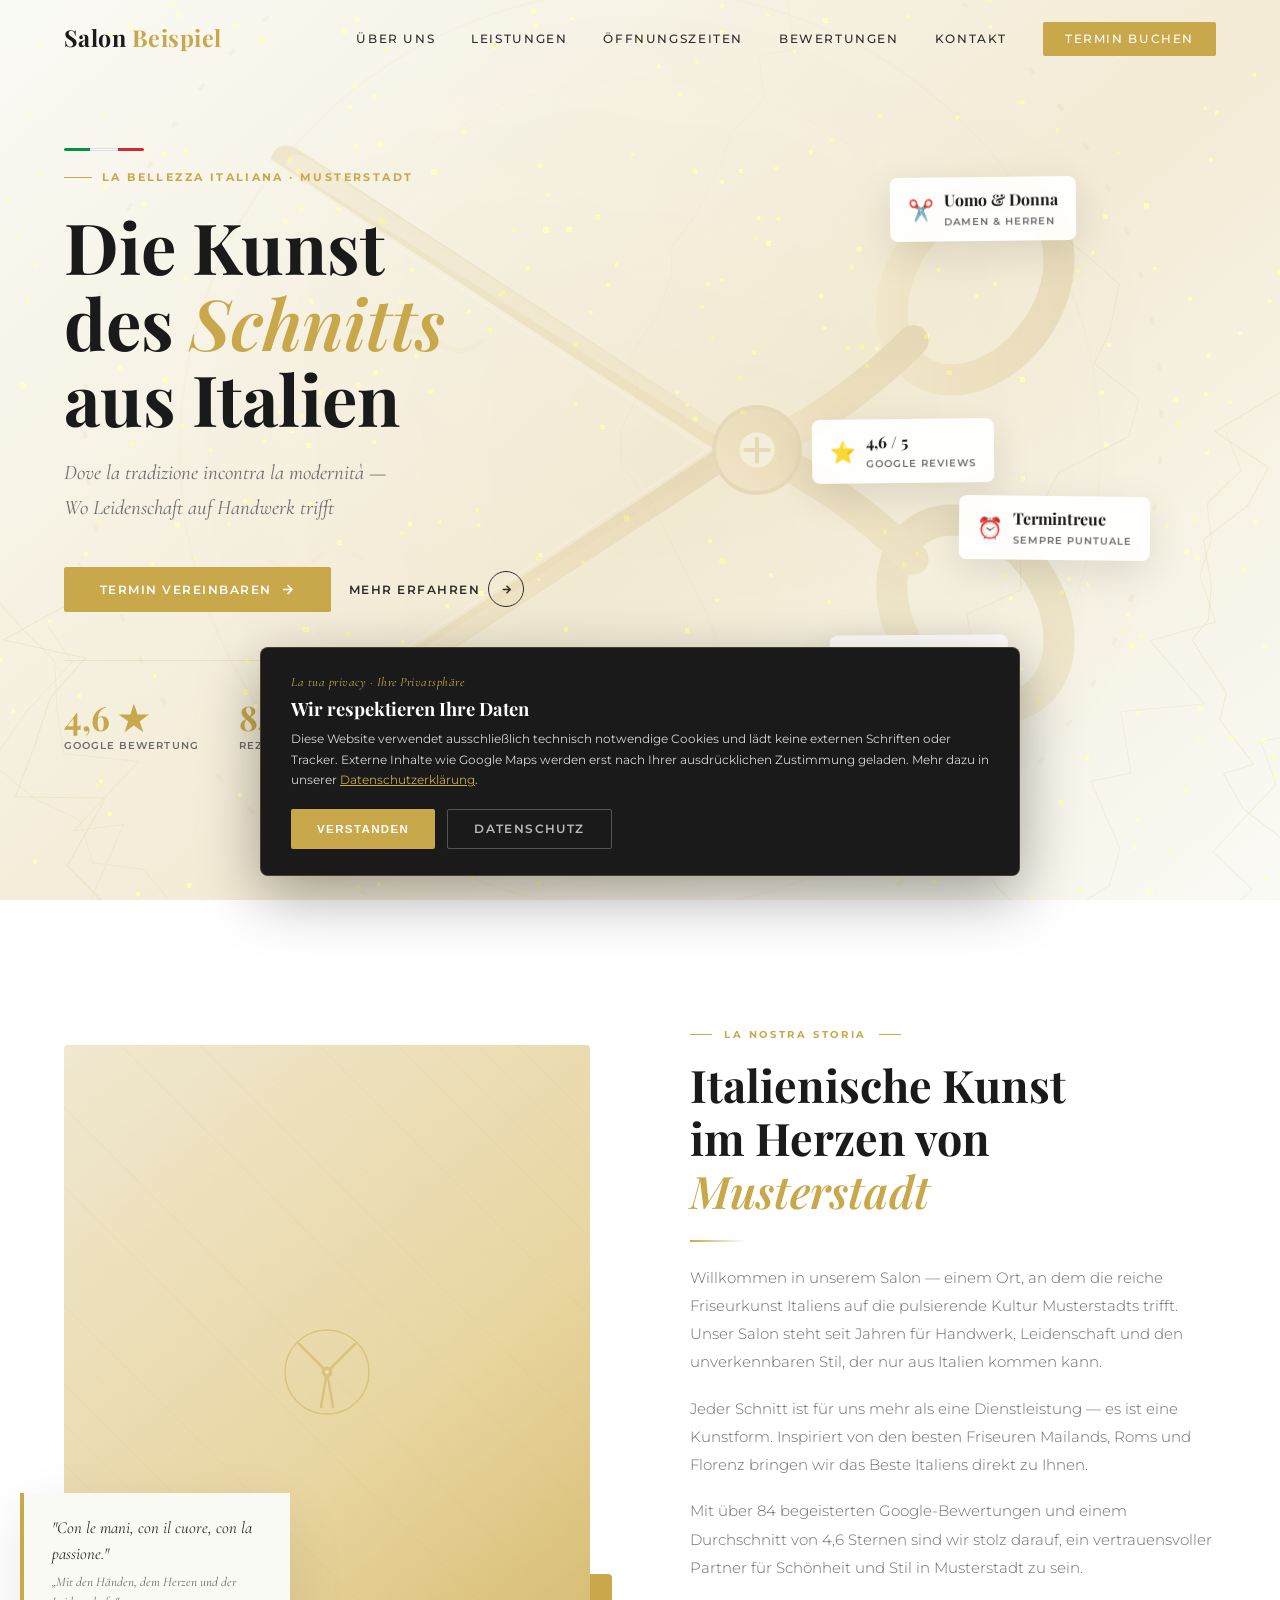
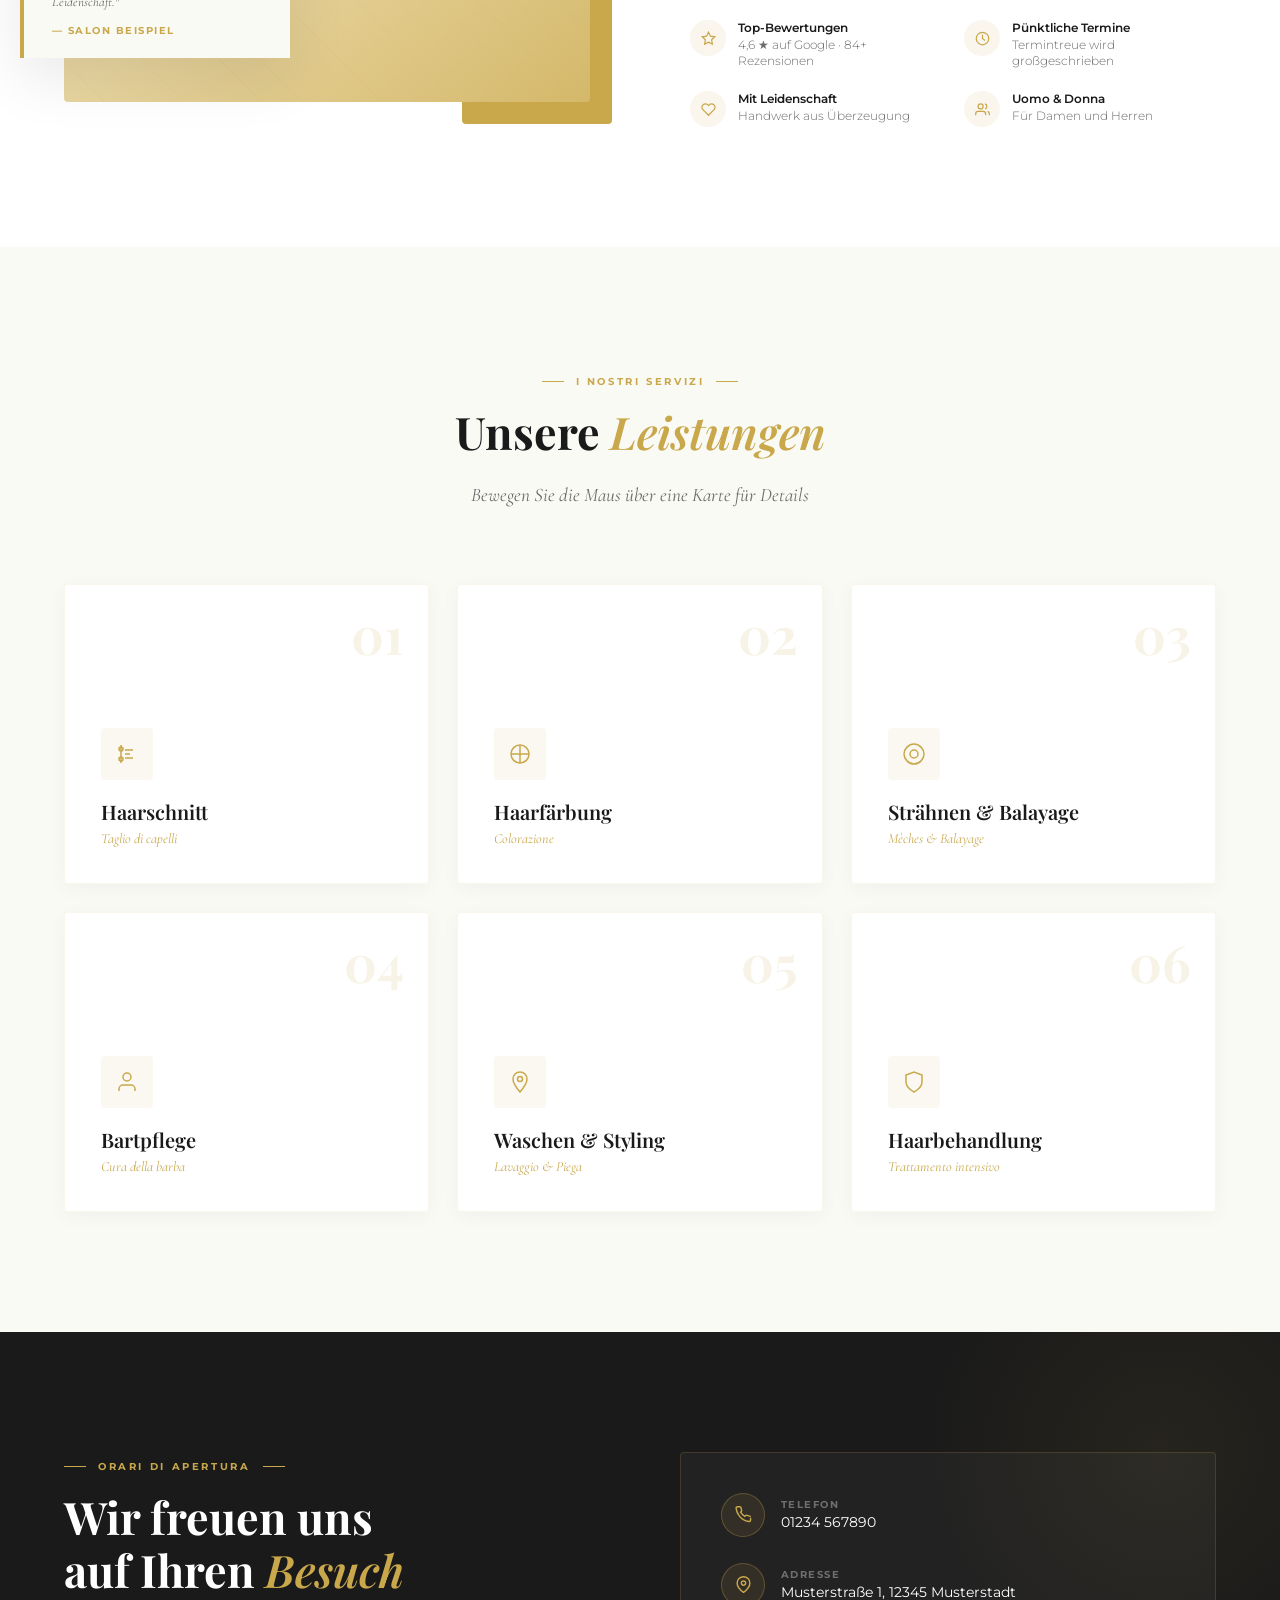
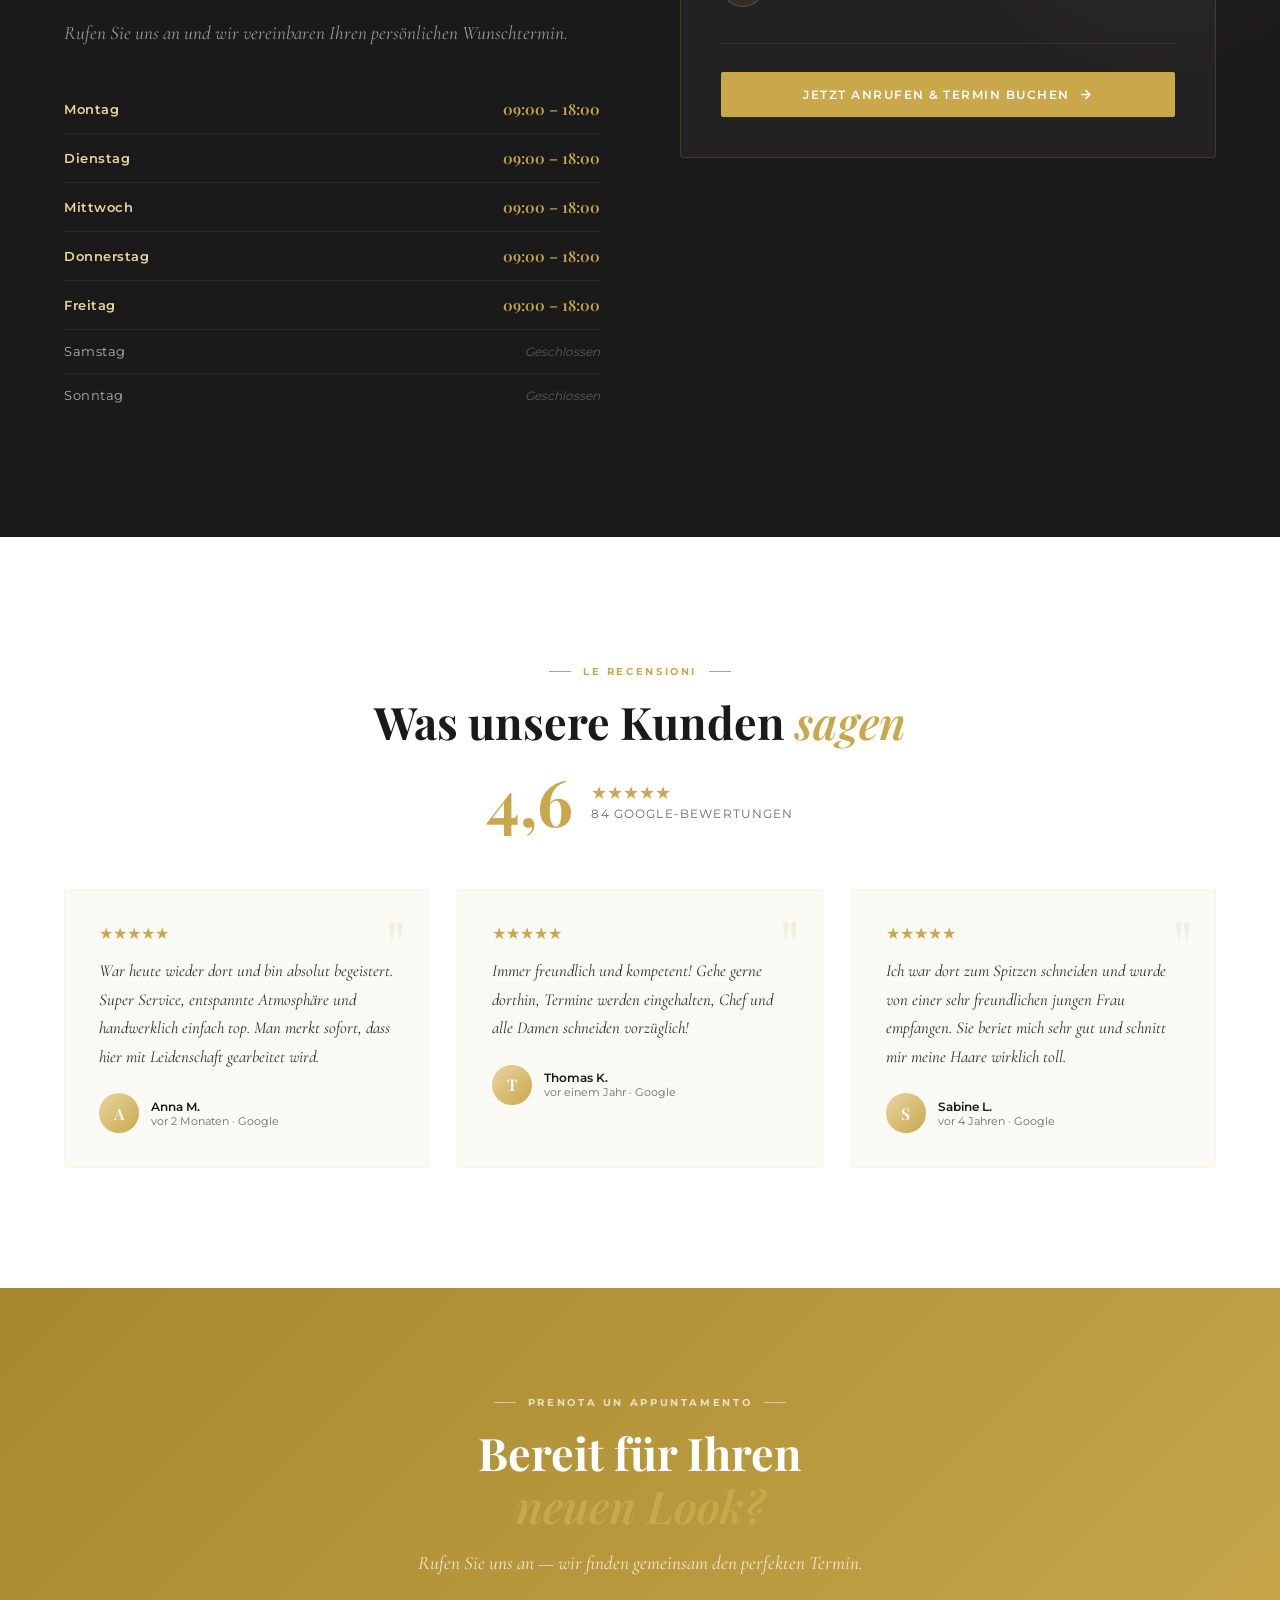
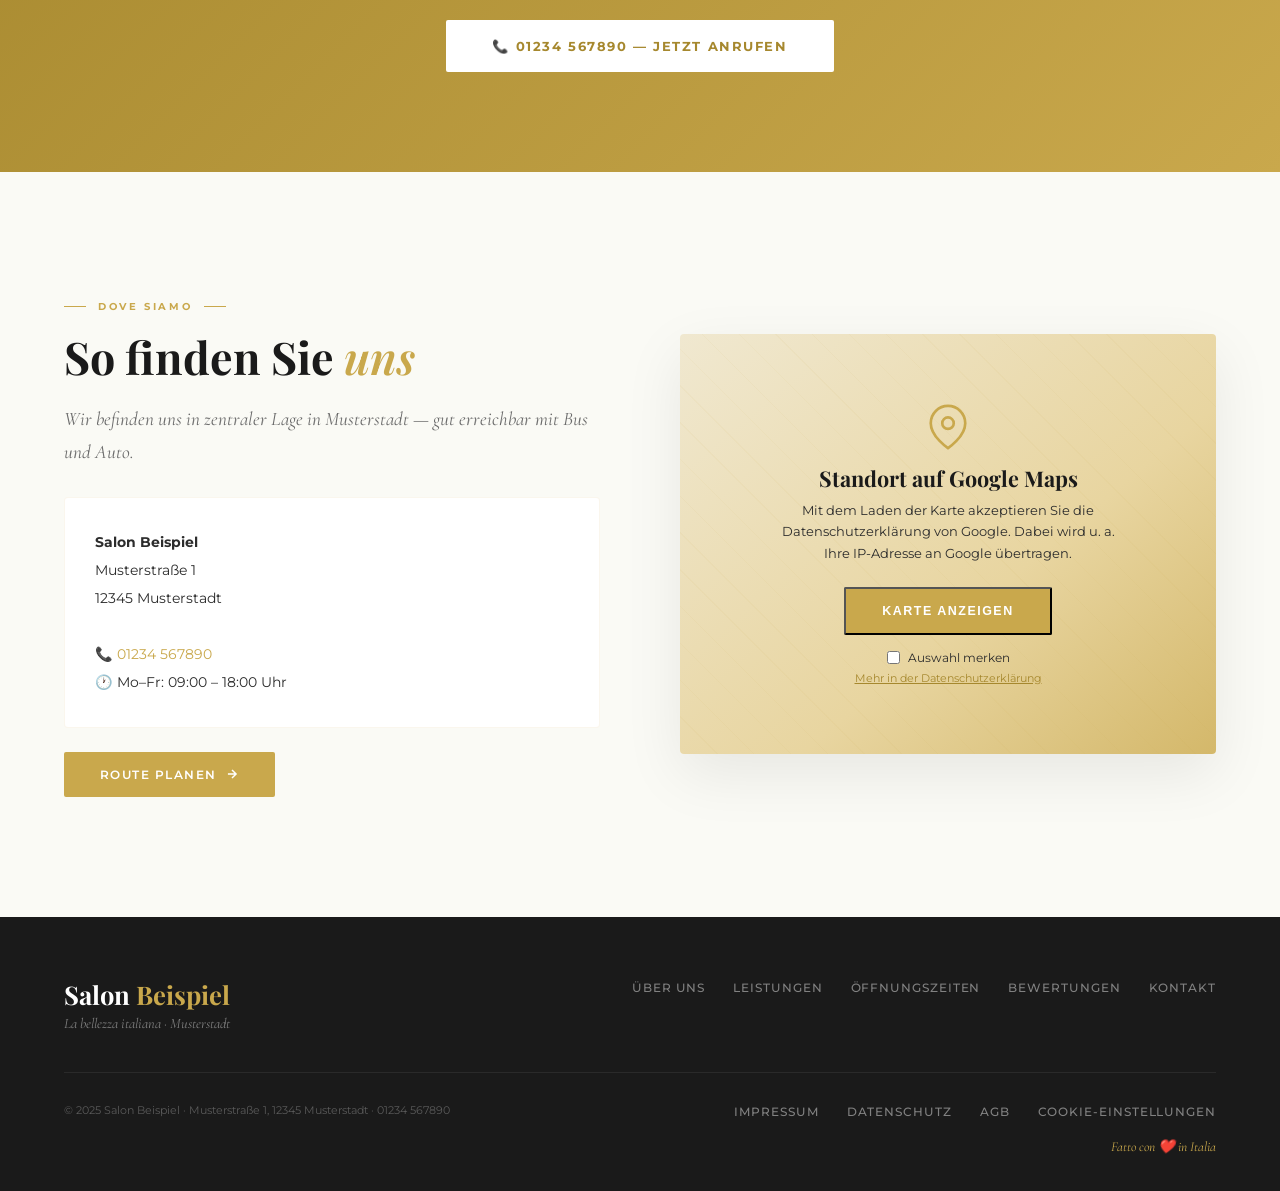
<file: index.html>
<!DOCTYPE html>
<html lang="de">
<head>
    <meta charset="UTF-8">
    <meta name="viewport" content="width=device-width, initial-scale=1.0">
    <title>Salon Beispiel | Friseursalon Musterstadt – La Bellezza Italiana</title>
    <meta name="description" content="Salon Beispiel in Musterstadt – Italienische Friseurkunst. Haarschnitte, Färbung, Styling. 4,6 ★ auf Google. Jetzt Termin vereinbaren.">

    <!-- Favicon -->
    <link rel="icon" type="image/svg+xml" href="favicon.svg">
    <link rel="apple-touch-icon" href="favicon.svg">
    <meta name="theme-color" content="#1A1A1A">

    <!-- Lokal gehostete Schriften (DSGVO-konform, keine Google-Server) -->
    <link href="fonts/fonts.css" rel="stylesheet">

    <!-- Lokal gehostete Bibliotheken (keine CDN-Verbindung) -->
    <script src="js/three.min.js"></script>
    <script src="js/gsap.min.js"></script>
    <script src="js/ScrollTrigger.min.js"></script>

    <style>
        /* ===== Variables ===== */
        :root {
            --cream:      #FAFAF5;
            --warm:       #F5EFE0;
            --gold:       #C9A84C;
            --gold-lt:    #E8D5A0;
            --gold-dk:    #A6882E;
            --dark:       #1A1A1A;
            --text:       #2C2C2C;
            --muted:      #6B6B6B;
            --white:      #FFFFFF;
            --green-it:   #009246;
            --red-it:     #CE2B37;
            --gap:        120px;
        }

        /* ===== Reset ===== */
        *, *::before, *::after { box-sizing: border-box; margin: 0; padding: 0; }

        html {
            scroll-behavior: smooth;
            font-size: 16px;
            scrollbar-width: none;        /* Firefox */
            -ms-overflow-style: none;     /* alte Edge/IE */
            width: 100%;
            overflow-x: hidden;           /* verhindert weißen Balken rechts */
        }
        html::-webkit-scrollbar { width: 0; height: 0; display: none; } /* Chrome/Safari/Edge */

        body {
            font-family: 'Montserrat', sans-serif;
            background: var(--cream);
            color: var(--text);
            width: 100%;
            max-width: 100%;
            overflow-x: hidden;
        }
        body::-webkit-scrollbar { width: 0; height: 0; display: none; }

        /* ===== Nav ===== */
        nav {
            position: fixed;
            inset: 0 0 auto;
            z-index: 1000;
            padding: 22px 64px;
            display: flex;
            align-items: center;
            justify-content: space-between;
            transition: all .4s ease;
        }
        nav.scrolled {
            background: rgba(250,250,245,.96);
            backdrop-filter: blur(12px);
            padding: 14px 64px;
            box-shadow: 0 2px 32px rgba(0,0,0,.07);
        }
        .nav-logo {
            font-family: 'Playfair Display', serif;
            font-size: 1.45rem;
            font-weight: 700;
            color: var(--dark);
            text-decoration: none;
            letter-spacing: .02em;
        }
        .nav-logo em { font-style: normal; color: var(--gold); }

        .nav-links { list-style: none; display: flex; gap: 36px; align-items: center; }
        .nav-links a {
            text-decoration: none;
            font-size: .72rem;
            font-weight: 500;
            letter-spacing: .14em;
            text-transform: uppercase;
            color: var(--text);
            transition: color .3s;
        }
        .nav-links a:hover { color: var(--gold); }
        .nav-cta {
            background: var(--gold) !important;
            color: var(--white) !important;
            padding: 10px 22px;
            border-radius: 2px;
            transition: background .3s !important;
        }
        .nav-cta:hover { background: var(--gold-dk) !important; }

        .hamburger {
            display: none;
            flex-direction: column;
            gap: 5px;
            cursor: pointer;
            background: none;
            border: none;
            padding: 4px;
        }
        .hamburger span {
            display: block;
            width: 24px; height: 2px;
            background: var(--dark);
            transition: all .3s;
        }

        /* ===== Hero ===== */
        #hero {
            position: relative;
            height: 100vh;
            min-height: 700px;
            display: flex;
            align-items: center;
            background: linear-gradient(140deg, #FAFAF5 0%, #F3EBD5 55%, #FAFAF5 100%);
            overflow: hidden;
        }
        #hero-canvas {
            position: absolute;
            inset: 0;
            z-index: 1;
            pointer-events: none;
        }
        /* Big animated scissors as hero background */
        .hero-bg-scissors {
            position: absolute;
            inset: 0;
            z-index: 2;
            display: flex;
            align-items: center;
            justify-content: center;
            pointer-events: none;
            overflow: hidden;
        }
        .hero-wrap {
            position: relative;
            z-index: 10;
            width: 100%;
            max-width: 1380px;
            margin: 0 auto;
            padding: 0 64px;
            display: block;
        }
        .hero-text {
            opacity: 0;
            transform: translateY(30px);
            max-width: 640px;
        }

        .eyebrow {
            display: inline-flex;
            align-items: center;
            gap: 10px;
            font-size: .68rem;
            font-weight: 700;
            letter-spacing: .22em;
            text-transform: uppercase;
            color: var(--gold);
            margin-bottom: 24px;
        }
        .eyebrow::before {
            content: '';
            display: block;
            width: 28px; height: 1px;
            background: var(--gold);
        }

        .hero-h1 {
            font-family: 'Playfair Display', serif;
            font-size: clamp(2.6rem, 5.5vw, 4.6rem);
            font-weight: 700;
            line-height: 1.08;
            color: var(--dark);
            margin-bottom: 20px;
        }
        .hero-h1 em { font-style: italic; color: var(--gold); }

        .hero-sub {
            font-family: 'Cormorant Garamond', serif;
            font-size: clamp(1rem, 1.8vw, 1.3rem);
            font-style: italic;
            color: var(--muted);
            line-height: 1.65;
            margin-bottom: 42px;
        }

        .hero-btns { display: flex; gap: 18px; align-items: center; flex-wrap: wrap; }

        .btn {
            display: inline-flex;
            align-items: center;
            gap: 8px;
            text-decoration: none;
            font-size: .78rem;
            font-weight: 600;
            letter-spacing: .12em;
            text-transform: uppercase;
            border-radius: 2px;
            transition: all .3s ease;
        }
        .btn-gold {
            background: var(--gold);
            color: var(--white);
            padding: 15px 36px;
        }
        .btn-gold:hover {
            background: var(--gold-dk);
            transform: translateY(-2px);
            box-shadow: 0 10px 32px rgba(201,168,76,.35);
        }
        .btn-ghost {
            color: var(--text);
            padding: 0;
        }
        .btn-ghost:hover { color: var(--gold); }
        .btn-ghost .arr {
            width: 36px; height: 36px;
            border: 1px solid currentColor;
            border-radius: 50%;
            display: flex; align-items: center; justify-content: center;
            transition: all .3s;
        }

        .hero-stats {
            display: flex;
            gap: 40px;
            margin-top: 48px;
            padding-top: 40px;
            border-top: 1px solid rgba(201,168,76,.2);
        }
        .stat-num {
            font-family: 'Playfair Display', serif;
            font-size: 2.1rem;
            font-weight: 700;
            color: var(--gold);
            line-height: 1;
        }
        .stat-lbl {
            font-size: .65rem;
            font-weight: 600;
            letter-spacing: .1em;
            text-transform: uppercase;
            color: var(--muted);
            margin-top: 5px;
        }

        /* ===== Hero Visual (background scissors) ===== */
        .scissors-wrap {
            position: relative;
            width: min(130vh, 1350px);
            height: min(130vh, 1350px);
            max-width: 150vw;
            transform: rotate(270deg) scale(1);
        }
        .scissors-svg {
            width: 100%;
            height: 100%;
            opacity: .18;
            filter: drop-shadow(0 30px 80px rgba(166,136,46,.14));
            overflow: visible;
        }
        .float-badge {
            position: absolute;
            z-index: 11;
            background: rgba(255,255,255,.92);
            backdrop-filter: blur(6px);
            border-radius: 8px;
            padding: 12px 18px;
            box-shadow: 0 12px 40px rgba(0,0,0,.10);
            display: flex;
            align-items: center;
            gap: 10px;
        }
        /* alle vier innerhalb der rechten Hero-Hälfte */
        .float-badge.tr { top: 130px;    right: 80px; }    /* oben rechts  */
        .float-badge.mr { top: 130px;    right: 440px; }   /* oben links   */
        .float-badge.bl { bottom: 110px; right: 440px; }   /* unten links  */
        .float-badge.br { bottom: 110px; right: 80px; }    /* unten rechts */
        .badge-icon { font-size: 1.3rem; }
        .badge-info strong {
            display: block;
            font-family: 'Playfair Display', serif;
            font-size: 1rem;
            color: var(--dark);
        }
        .badge-info span {
            font-size: .62rem;
            font-weight: 600;
            letter-spacing: .1em;
            text-transform: uppercase;
            color: var(--muted);
        }

        /* Italian flag stripe */
        .it-stripe {
            display: flex;
            height: 3px;
            width: 80px;
            border-radius: 2px;
            overflow: hidden;
            margin-bottom: 12px;
        }
        .it-stripe span { flex: 1; }
        .it-g { background: var(--green-it); }
        .it-w { background: var(--white); border: 1px solid #ddd; }
        .it-r { background: var(--red-it); }

        /* ===== Sections ===== */
        section { padding: var(--gap) 0; }

        .container {
            max-width: 1380px;
            margin: 0 auto;
            padding: 0 64px;
        }

        .sec-label {
            display: inline-flex;
            align-items: center;
            gap: 12px;
            font-size: .63rem;
            font-weight: 700;
            letter-spacing: .26em;
            text-transform: uppercase;
            color: var(--gold);
            margin-bottom: 18px;
        }
        .sec-label::before, .sec-label::after {
            content: '';
            display: block;
            height: 1px; width: 22px;
            background: var(--gold);
        }
        .sec-title {
            font-family: 'Playfair Display', serif;
            font-size: clamp(2rem, 3.5vw, 3rem);
            font-weight: 700;
            color: var(--dark);
            line-height: 1.18;
            margin-bottom: 20px;
        }
        .sec-title em { font-style: italic; color: var(--gold); }
        .sec-sub {
            font-family: 'Cormorant Garamond', serif;
            font-size: 1.2rem;
            font-style: italic;
            color: var(--muted);
            line-height: 1.7;
        }
        .gold-rule {
            width: 56px; height: 2px;
            background: linear-gradient(90deg, var(--gold), transparent);
            margin: 22px 0;
        }

        /* ===== About ===== */
        #about { background: var(--white); }
        .about-grid {
            display: grid;
            grid-template-columns: 1fr 1fr;
            gap: 100px;
            align-items: center;
        }
        .img-wrap { position: relative; }
        .img-box {
            width: 100%;
            aspect-ratio: 4/5;
            background: linear-gradient(140deg, #F0E8D0 0%, #E8D5A0 60%, #D4B86A 100%);
            border-radius: 4px;
            display: flex;
            align-items: center;
            justify-content: center;
            overflow: hidden;
            position: relative;
        }
        .img-box::before {
            content: '';
            position: absolute;
            inset: 0;
            background-image: repeating-linear-gradient(
                45deg,
                rgba(201,168,76,.06) 0px,
                rgba(201,168,76,.06) 1px,
                transparent 1px,
                transparent 28px
            );
        }
        .img-box-icon {
            position: relative;
            z-index: 1;
            opacity: .45;
        }
        .img-accent {
            position: absolute;
            bottom: -22px; right: -22px;
            width: 150px; height: 150px;
            background: var(--gold);
            border-radius: 4px;
            z-index: -1;
        }
        .quote-card {
            position: absolute;
            bottom: 44px; left: -44px;
            background: var(--cream);
            border-left: 4px solid var(--gold);
            padding: 22px 28px;
            max-width: 270px;
            box-shadow: 0 20px 60px rgba(0,0,0,.09);
            z-index: 2;
        }
        .quote-it {
            font-family: 'Cormorant Garamond', serif;
            font-size: 1.05rem;
            font-style: italic;
            color: var(--text);
            line-height: 1.55;
        }
        .quote-de {
            font-family: 'Cormorant Garamond', serif;
            font-size: .82rem;
            font-style: italic;
            color: var(--muted);
            margin-top: 6px;
            line-height: 1.5;
        }
        .quote-sig {
            font-size: .62rem;
            font-weight: 700;
            letter-spacing: .15em;
            text-transform: uppercase;
            color: var(--gold);
            margin-top: 12px;
        }

        .about-body p {
            font-size: .93rem;
            font-weight: 300;
            color: var(--muted);
            line-height: 1.9;
            margin-bottom: 18px;
        }
        .feats {
            display: grid;
            grid-template-columns: 1fr 1fr;
            gap: 22px;
            margin-top: 38px;
        }
        .feat {
            display: flex;
            align-items: flex-start;
            gap: 12px;
        }
        .feat-ico {
            width: 36px; height: 36px;
            border-radius: 50%;
            background: rgba(201,168,76,.1);
            display: flex; align-items: center; justify-content: center;
            flex-shrink: 0;
        }
        .feat-ico svg { width: 15px; height: 15px; }
        .feat h4 {
            font-size: .78rem;
            font-weight: 600;
            color: var(--dark);
            margin-bottom: 2px;
        }
        .feat p {
            font-size: .72rem;
            color: var(--muted);
            margin: 0 !important;
            line-height: 1.4 !important;
        }

        /* ===== Services ===== */
        #services { background: var(--cream); }
        .svc-head {
            text-align: center;
            max-width: 580px;
            margin: 0 auto 72px;
        }
        .svc-head .sec-label { justify-content: center; }
        .svc-grid {
            display: grid;
            grid-template-columns: repeat(3, 1fr);
            gap: 28px;
        }

        /* 3D flip card */
        .card-wrap {
            height: 300px;
            perspective: 1000px;
        }
        .card-3d {
            width: 100%; height: 100%;
            position: relative;
            transform-style: preserve-3d;
            transition: transform .75s cubic-bezier(.4,0,.2,1);
            cursor: pointer;
        }
        .card-wrap:hover .card-3d { transform: rotateY(180deg); }

        .c-front, .c-back {
            position: absolute;
            inset: 0;
            backface-visibility: hidden;
            -webkit-backface-visibility: hidden;
            border-radius: 4px;
            padding: 36px;
            display: flex;
            flex-direction: column;
        }
        .c-front {
            background: var(--white);
            justify-content: flex-end;
            border: 1px solid rgba(201,168,76,.1);
            box-shadow: 0 4px 20px rgba(0,0,0,.04);
            transition: box-shadow .3s;
        }
        .card-wrap:hover .c-front {
            box-shadow: 0 8px 40px rgba(201,168,76,.12);
        }
        .c-back {
            background: linear-gradient(135deg, var(--gold-dk), var(--gold));
            transform: rotateY(180deg);
            justify-content: center;
        }
        .c-num {
            position: absolute;
            top: 24px; right: 24px;
            font-family: 'Playfair Display', serif;
            font-size: 3.2rem;
            font-weight: 700;
            color: rgba(201,168,76,.14);
            line-height: 1;
        }
        .c-ico {
            width: 52px; height: 52px;
            border-radius: 4px;
            background: rgba(201,168,76,.08);
            display: flex; align-items: center; justify-content: center;
            margin-bottom: 18px;
        }
        .c-ico svg { width: 24px; height: 24px; stroke: var(--gold); }
        .c-name {
            font-family: 'Playfair Display', serif;
            font-size: 1.25rem;
            font-weight: 600;
            color: var(--dark);
            margin-bottom: 5px;
        }
        .c-it {
            font-family: 'Cormorant Garamond', serif;
            font-size: .88rem;
            font-style: italic;
            color: var(--gold);
        }
        .c-back .c-name {
            color: var(--white);
            font-size: 1.3rem;
            margin-bottom: 14px;
        }
        .c-desc {
            font-size: .84rem;
            color: rgba(255,255,255,.88);
            line-height: 1.7;
            margin-bottom: 22px;
            font-weight: 300;
        }
        .c-price {
            font-family: 'Playfair Display', serif;
            font-size: 1.45rem;
            font-weight: 600;
            color: var(--white);
        }
        .c-flip-hint {
            position: absolute;
            bottom: 26px; right: 26px;
            font-size: .6rem;
            letter-spacing: .1em;
            text-transform: uppercase;
            color: rgba(255,255,255,.6);
        }

        /* ===== Hours (dark) ===== */
        #hours {
            background: var(--dark);
            position: relative;
            overflow: hidden;
        }
        #hours::after {
            content: '';
            position: absolute;
            top: -120px; right: -120px;
            width: 480px; height: 480px;
            border-radius: 50%;
            background: radial-gradient(circle, rgba(201,168,76,.07), transparent 70%);
            pointer-events: none;
        }
        .hours-grid {
            display: grid;
            grid-template-columns: 1fr 1fr;
            gap: 80px;
            align-items: start;
        }
        .hours-grid .sec-title { color: var(--white); }
        .hours-grid .sec-sub { color: rgba(255,255,255,.55); }

        .hours-list { margin-top: 36px; }
        .h-row {
            display: flex;
            justify-content: space-between;
            align-items: center;
            padding: 14px 0;
            border-bottom: 1px solid rgba(255,255,255,.06);
        }
        .h-row:last-child { border-bottom: none; }
        .h-day {
            font-size: .8rem;
            font-weight: 400;
            color: rgba(255,255,255,.65);
            letter-spacing: .04em;
        }
        .h-time {
            font-family: 'Playfair Display', serif;
            font-size: .95rem;
            color: var(--gold);
        }
        .h-time.closed {
            font-family: 'Montserrat', sans-serif;
            font-size: .75rem;
            font-style: italic;
            color: rgba(255,255,255,.28);
        }
        .today .h-day, .today .h-time { font-weight: 600; }
        .today .h-day { color: var(--gold-lt); }

        .contact-box {
            background: rgba(255,255,255,.04);
            border: 1px solid rgba(201,168,76,.18);
            border-radius: 4px;
            padding: 40px;
        }
        .c-row {
            display: flex;
            align-items: center;
            gap: 16px;
            margin-bottom: 26px;
        }
        .c-row:last-of-type { margin-bottom: 0; }
        .c-ico-circle {
            width: 44px; height: 44px;
            border-radius: 50%;
            background: rgba(201,168,76,.1);
            border: 1px solid rgba(201,168,76,.3);
            display: flex; align-items: center; justify-content: center;
            flex-shrink: 0;
        }
        .c-ico-circle svg { width: 17px; height: 17px; stroke: var(--gold); }
        .c-lbl {
            font-size: .6rem;
            font-weight: 700;
            letter-spacing: .15em;
            text-transform: uppercase;
            color: rgba(255,255,255,.35);
            margin-bottom: 2px;
        }
        .c-val {
            font-size: .88rem;
            color: var(--white);
            text-decoration: none;
            transition: color .3s;
        }
        .c-val:hover { color: var(--gold); }

        /* ===== Reviews ===== */
        #reviews { background: var(--white); }
        .rev-head { text-align: center; max-width: 560px; margin: 0 auto 56px; }
        .rev-head .sec-label { justify-content: center; }
        .rating-row {
            display: flex;
            align-items: center;
            justify-content: center;
            gap: 18px;
            margin-top: 16px;
        }
        .r-big {
            font-family: 'Playfair Display', serif;
            font-size: 4rem;
            font-weight: 700;
            color: var(--gold);
            line-height: 1;
        }
        .r-stars { display: flex; gap: 3px; color: var(--gold); font-size: 1.1rem; }
        .r-meta {
            font-size: .72rem;
            color: var(--muted);
            letter-spacing: .1em;
            text-transform: uppercase;
            margin-top: 4px;
        }
        .rev-grid {
            display: grid;
            grid-template-columns: repeat(3, 1fr);
            gap: 28px;
        }
        .rev-card {
            background: var(--cream);
            border-radius: 4px;
            padding: 34px;
            position: relative;
            border: 1px solid rgba(201,168,76,.07);
        }
        .rev-q {
            position: absolute;
            top: 18px; right: 22px;
            font-family: 'Playfair Display', serif;
            font-size: 4.5rem;
            color: rgba(201,168,76,.13);
            line-height: 1;
        }
        .rev-stars { display: flex; gap: 3px; color: var(--gold); margin-bottom: 14px; }
        .rev-text {
            font-family: 'Cormorant Garamond', serif;
            font-size: 1.05rem;
            font-style: italic;
            color: var(--text);
            line-height: 1.7;
            margin-bottom: 22px;
        }
        .rev-author { display: flex; align-items: center; gap: 12px; }
        .rev-avatar {
            width: 40px; height: 40px;
            border-radius: 50%;
            background: linear-gradient(135deg, var(--gold-lt), var(--gold));
            display: flex; align-items: center; justify-content: center;
            font-family: 'Playfair Display', serif;
            font-size: 1rem;
            color: var(--white);
            font-weight: 600;
            flex-shrink: 0;
        }
        .rev-name {
            font-size: .78rem;
            font-weight: 600;
            color: var(--dark);
        }
        .rev-date {
            font-size: .67rem;
            color: var(--muted);
            margin-top: 1px;
        }

        /* ===== CTA ===== */
        #cta {
            background: linear-gradient(135deg, var(--gold-dk) 0%, var(--gold) 100%);
            padding: 100px 0;
            text-align: center;
        }
        #cta .sec-label { justify-content: center; color: rgba(255,255,255,.7); }
        #cta .sec-label::before, #cta .sec-label::after { background: rgba(255,255,255,.5); }
        #cta .sec-title { color: var(--white); margin-bottom: 14px; }
        #cta .sec-sub { color: rgba(255,255,255,.78); max-width: 500px; margin: 0 auto; }
        .btn-white {
            display: inline-flex;
            align-items: center;
            gap: 10px;
            background: var(--white);
            color: var(--gold-dk);
            text-decoration: none;
            padding: 18px 46px;
            font-size: .82rem;
            font-weight: 700;
            letter-spacing: .12em;
            text-transform: uppercase;
            border-radius: 2px;
            margin-top: 40px;
            transition: all .3s ease;
        }
        .btn-white:hover {
            transform: translateY(-3px);
            box-shadow: 0 14px 44px rgba(0,0,0,.22);
        }

        /* ===== Location ===== */
        #location { background: var(--cream); }
        .loc-grid {
            display: grid;
            grid-template-columns: 1fr 1fr;
            gap: 80px;
            align-items: center;
        }
        .loc-info-box {
            background: var(--white);
            border: 1px solid rgba(201,168,76,.1);
            border-radius: 4px;
            padding: 30px;
            margin-top: 28px;
            font-size: .88rem;
            line-height: 2;
            color: var(--text);
        }
        .loc-info-box a { color: var(--gold); text-decoration: none; }
        .map-box {
            border-radius: 4px;
            overflow: hidden;
            box-shadow: 0 20px 60px rgba(0,0,0,.08);
            height: 420px;
        }
        .map-box iframe { width: 100%; height: 100%; border: none; }
        /* Google Maps Consent-Gate */
        .map-consent {
            width: 100%; height: 100%;
            background: linear-gradient(140deg, #F0E8D0 0%, #E8D5A0 60%, #D4B86A 100%);
            display: flex;
            flex-direction: column;
            align-items: center;
            justify-content: center;
            text-align: center;
            padding: 32px;
            position: relative;
        }
        .map-consent::before {
            content: '';
            position: absolute; inset: 0;
            background-image: repeating-linear-gradient(45deg, rgba(201,168,76,.06) 0, rgba(201,168,76,.06) 1px, transparent 1px, transparent 26px);
        }
        .map-consent > * { position: relative; z-index: 1; }
        .map-consent h3 {
            font-family: 'Playfair Display', serif;
            font-size: 1.35rem;
            color: var(--dark);
            margin: 14px 0 8px;
        }
        .map-consent p {
            font-size: .82rem;
            color: var(--text);
            max-width: 360px;
            line-height: 1.65;
            margin-bottom: 22px;
        }
        .map-remember {
            display: flex; align-items: center; gap: 8px;
            font-size: .72rem; color: var(--text);
            margin-top: 16px; cursor: pointer;
        }
        .map-dslink {
            font-size: .7rem; color: var(--gold-dk);
            margin-top: 6px;
        }

        /* ===== Footer ===== */
        footer {
            background: var(--dark);
            padding: 60px 0 36px;
        }
        .foot-top {
            display: flex;
            justify-content: space-between;
            align-items: flex-start;
            padding-bottom: 40px;
            border-bottom: 1px solid rgba(255,255,255,.07);
            margin-bottom: 28px;
        }
        .foot-logo {
            font-family: 'Playfair Display', serif;
            font-size: 1.6rem;
            font-weight: 700;
            color: var(--white);
        }
        .foot-logo em { font-style: normal; color: var(--gold); }
        .foot-tag {
            font-family: 'Cormorant Garamond', serif;
            font-style: italic;
            color: rgba(255,255,255,.45);
            font-size: .9rem;
            margin-top: 4px;
        }
        .foot-links { list-style: none; display: flex; flex-wrap: wrap; gap: 14px 28px; }
        .foot-links a {
            font-size: .72rem;
            font-weight: 500;
            letter-spacing: .08em;
            text-transform: uppercase;
            color: rgba(255,255,255,.45);
            text-decoration: none;
            transition: color .3s;
        }
        .foot-links a:hover { color: var(--gold); }
        .foot-bottom {
            display: flex;
            justify-content: space-between;
            align-items: center;
        }
        .foot-copy {
            font-size: .7rem;
            color: rgba(255,255,255,.28);
        }
        .foot-it {
            font-family: 'Cormorant Garamond', serif;
            font-style: italic;
            font-size: .85rem;
            color: var(--gold);
        }

        /* ===== Cookie-Banner ===== */
        .cookie-banner {
            position: fixed;
            left: 24px; right: 24px; bottom: 24px;
            z-index: 2000;
            max-width: 760px;
            margin: 0 auto;
            background: var(--dark);
            color: rgba(255,255,255,.82);
            border: 1px solid rgba(201,168,76,.25);
            border-radius: 8px;
            box-shadow: 0 20px 60px rgba(0,0,0,.35);
            padding: 26px 30px;
            display: none;
            transform: translateY(20px);
            opacity: 0;
        }
        .cookie-banner.show { display: block; }
        .cookie-it {
            font-family: 'Cormorant Garamond', serif;
            font-style: italic;
            font-size: .8rem;
            color: var(--gold);
            letter-spacing: .04em;
            margin-bottom: 6px;
        }
        .cookie-banner h4 {
            font-family: 'Playfair Display', serif;
            font-size: 1.15rem;
            color: var(--white);
            margin-bottom: 8px;
        }
        .cookie-banner p {
            font-size: .78rem;
            line-height: 1.65;
            margin-bottom: 18px;
        }
        .cookie-banner p a { color: var(--gold); text-decoration: underline; }
        .cookie-actions { display: flex; gap: 12px; flex-wrap: wrap; }
        .cookie-actions .btn { padding: 12px 26px; font-size: .72rem; cursor: pointer; border: none; }
        .btn-outline {
            background: transparent;
            color: rgba(255,255,255,.7);
            border: 1px solid rgba(255,255,255,.25) !important;
            padding: 12px 26px;
            font-size: .72rem;
            font-weight: 600;
            letter-spacing: .12em;
            text-transform: uppercase;
            border-radius: 2px;
            cursor: pointer;
            transition: all .3s;
        }
        .btn-outline:hover { border-color: var(--gold) !important; color: var(--gold); }

        /* ===== Scroll reveal utility ===== */
        .reveal { opacity: 0; transform: translateY(44px); }

        /* ===== Responsive ===== */
        @media (max-width: 1100px) {
            nav, nav.scrolled { padding-left: 32px; padding-right: 32px; }
            .container { padding: 0 32px; }
            .hero-wrap { padding: 0 32px; gap: 50px; }
            .about-grid { grid-template-columns: 1fr; gap: 60px; }
            .svc-grid { grid-template-columns: repeat(2, 1fr); }
            .hours-grid { grid-template-columns: 1fr; gap: 50px; }
            .rev-grid { grid-template-columns: 1fr 1fr; }
            .loc-grid { grid-template-columns: 1fr; }
            .foot-top { flex-direction: column; gap: 28px; }
            .foot-bottom { flex-direction: column; gap: 14px; text-align: center; }
            .foot-bottom .foot-links { justify-content: center; }
        }
        @media (max-width: 768px) {
            :root { --gap: 80px; }
            .hero-bg-scissors { transform: translateX(0); }
            .scissors-wrap { transform: rotate(270deg); width: 150vw; height: 150vw; }
            .scissors-svg { opacity: .10; }
            .float-badge { display: none; }
            .nav-links { display: none; }
            .hamburger { display: flex; }
            .svc-grid { grid-template-columns: 1fr; }
            .rev-grid { grid-template-columns: 1fr; }
            .feats { grid-template-columns: 1fr; }
            footer { padding: 48px 0 30px; }
            .foot-copy { line-height: 1.6; }
        }
        @media (max-width: 480px) {
            .container { padding: 0 22px; }
            nav, nav.scrolled { padding-left: 22px; padding-right: 22px; }
            .foot-links { gap: 12px 18px; }
            .foot-links a { font-size: .68rem; letter-spacing: .05em; }
            .foot-copy { font-size: .68rem; }
        }

        /* ===== Mobile nav panel ===== */
        .mobile-nav {
            display: none;
            position: fixed;
            top: 60px; left: 0; right: 0;
            background: rgba(250,250,245,.98);
            backdrop-filter: blur(12px);
            padding: 20px 32px 32px;
            box-shadow: 0 12px 40px rgba(0,0,0,.1);
            flex-direction: column;
            gap: 0;
            z-index: 999;
        }
        .mobile-nav.open { display: flex; }
        .mobile-nav a {
            display: block;
            text-decoration: none;
            font-size: .85rem;
            font-weight: 500;
            letter-spacing: .08em;
            text-transform: uppercase;
            color: var(--text);
            padding: 14px 0;
            border-bottom: 1px solid rgba(0,0,0,.05);
            transition: color .3s;
        }
        .mobile-nav a:hover { color: var(--gold); }
        .mobile-nav a:last-child {
            border-bottom: none;
            margin-top: 10px;
            background: var(--gold);
            color: var(--white);
            padding: 14px 20px;
            text-align: center;
            border-radius: 2px;
        }
    </style>
</head>
<body>

<!-- ===== NAVIGATION ===== -->
<nav id="navbar">
    <a href="#" class="nav-logo">Salon <em>Beispiel</em></a>
    <ul class="nav-links">
        <li><a href="#about">Über uns</a></li>
        <li><a href="#services">Leistungen</a></li>
        <li><a href="#hours">Öffnungszeiten</a></li>
        <li><a href="#reviews">Bewertungen</a></li>
        <li><a href="#location">Kontakt</a></li>
        <li><a href="tel:01234567890" class="nav-cta">Termin buchen</a></li>
    </ul>
    <button class="hamburger" id="burger" aria-label="Menü öffnen">
        <span></span><span></span><span></span>
    </button>
</nav>

<!-- Mobile nav -->
<div class="mobile-nav" id="mobileNav">
    <a href="#about"    onclick="closeMob()">Über uns</a>
    <a href="#services" onclick="closeMob()">Leistungen</a>
    <a href="#hours"    onclick="closeMob()">Öffnungszeiten</a>
    <a href="#reviews"  onclick="closeMob()">Bewertungen</a>
    <a href="#location" onclick="closeMob()">Kontakt</a>
    <a href="tel:01234567890" onclick="closeMob()">Termin buchen</a>
</div>

<!-- ===== HERO ===== -->
<section id="hero">
    <canvas id="hero-canvas"></canvas>

    <div class="hero-wrap">
        <div class="hero-text">
            <div class="it-stripe"><span class="it-g"></span><span class="it-w"></span><span class="it-r"></span></div>
            <div class="eyebrow">La Bellezza Italiana · Musterstadt</div>
            <h1 class="hero-h1">
                Die Kunst<br>
                des <em>Schnitts</em><br>
                aus Italien
            </h1>
            <p class="hero-sub">
                Dove la tradizione incontra la modernità —<br>
                Wo Leidenschaft auf Handwerk trifft
            </p>
            <div class="hero-btns">
                <a href="tel:01234567890" class="btn btn-gold">
                    Termin vereinbaren
                    <svg width="15" height="15" viewBox="0 0 24 24" fill="none" stroke="currentColor" stroke-width="2.5"><path d="M5 12h14M12 5l7 7-7 7"/></svg>
                </a>
                <a href="#about" class="btn btn-ghost">
                    Mehr erfahren
                    <span class="arr">
                        <svg width="13" height="13" viewBox="0 0 24 24" fill="none" stroke="currentColor" stroke-width="2.5"><path d="M5 12h14M12 5l7 7-7 7"/></svg>
                    </span>
                </a>
            </div>
            <div class="hero-stats">
                <div>
                    <div class="stat-num">4,6 ★</div>
                    <div class="stat-lbl">Google Bewertung</div>
                </div>
                <div>
                    <div class="stat-num">84+</div>
                    <div class="stat-lbl">Rezensionen</div>
                </div>
                <div>
                    <div class="stat-num">100%</div>
                    <div class="stat-lbl">Italian Style</div>
                </div>
            </div>
        </div>

    </div>

    <!-- Big animated scissors as full hero background -->
    <div class="hero-bg-scissors">
            <div class="scissors-wrap">
                <!-- Animated premium scissors SVG -->
                <svg class="scissors-svg" id="svg-sc" viewBox="0 0 300 300" fill="none" xmlns="http://www.w3.org/2000/svg">
                    <defs>
                        <linearGradient id="blade" x1="0" y1="0" x2="1" y2="1">
                            <stop offset="0"   stop-color="#E8D5A0"/>
                            <stop offset=".5"  stop-color="#C9A84C"/>
                            <stop offset="1"   stop-color="#A6882E"/>
                        </linearGradient>
                        <linearGradient id="bladeShine" x1="0" y1="0" x2="1" y2="1">
                            <stop offset="0"   stop-color="#FFFFFF" stop-opacity=".9"/>
                            <stop offset=".5"  stop-color="#F5EFE0" stop-opacity=".4"/>
                            <stop offset="1"   stop-color="#E8D5A0" stop-opacity=".1"/>
                        </linearGradient>
                        <radialGradient id="ringGlow" cx=".5" cy=".5" r=".5">
                            <stop offset="0"  stop-color="#C9A84C" stop-opacity=".10"/>
                            <stop offset="1"  stop-color="#C9A84C" stop-opacity="0"/>
                        </radialGradient>
                    </defs>

                    <!-- Decorative rings -->
                    <circle cx="150" cy="150" r="142" fill="url(#ringGlow)"/>
                    <circle id="ring-rot" cx="150" cy="150" r="138" stroke="#C9A84C" stroke-width="1" stroke-dasharray="2 10" opacity=".4" style="transform-origin:150px 150px"/>
                    <circle cx="150" cy="150" r="118" stroke="#C9A84C" stroke-width=".6" opacity=".18"/>
                    <circle cx="150" cy="150" r="95"  stroke="#C9A84C" stroke-width=".5" stroke-dasharray="3 6" opacity=".12"/>

                    <!-- ===== SCISSORS (pivot at 150,180) ===== -->
                    <!-- Blade group 1 (left blade + right handle) -->
                    <g id="sc-b1" style="transform-origin:150px 180px">
                        <!-- finger ring -->
                        <ellipse cx="108" cy="236" rx="26" ry="19"
                            stroke="url(#blade)" stroke-width="8" fill="none"
                            transform="rotate(-34,108,236)"/>
                        <!-- shank from ring to pivot -->
                        <path d="M122 220 Q140 202 150 180"
                            stroke="url(#blade)" stroke-width="8" stroke-linecap="round" fill="none"/>
                        <!-- blade -->
                        <path d="M150 180 L226 64 Q231 57 224 55 L150 168 Z"
                            fill="url(#blade)"/>
                        <path d="M150 180 L224 66 Q228 60 223 59 L152 172 Z"
                            fill="url(#bladeShine)"/>
                        <!-- cutting edge -->
                        <path d="M150 168 L224 55"
                            stroke="#FFF8E8" stroke-width="1.4" stroke-linecap="round" opacity=".75"/>
                    </g>

                    <!-- Blade group 2 (right blade + left handle) -->
                    <g id="sc-b2" style="transform-origin:150px 180px">
                        <ellipse cx="192" cy="236" rx="26" ry="19"
                            stroke="url(#blade)" stroke-width="8" fill="none"
                            transform="rotate(34,192,236)"/>
                        <path d="M178 220 Q160 202 150 180"
                            stroke="url(#blade)" stroke-width="8" stroke-linecap="round" fill="none"/>
                        <path d="M150 180 L74 64 Q69 57 76 55 L150 168 Z"
                            fill="url(#blade)"/>
                        <path d="M150 180 L76 66 Q72 60 77 59 L148 172 Z"
                            fill="url(#bladeShine)" opacity=".6"/>
                        <path d="M150 168 L76 55"
                            stroke="#FFF8E8" stroke-width="1.4" stroke-linecap="round" opacity=".6"/>
                    </g>

                    <!-- Screw pivot -->
                    <circle cx="150" cy="180" r="11" fill="url(#blade)"/>
                    <circle cx="150" cy="180" r="11" stroke="#A6882E" stroke-width="1" fill="none"/>
                    <circle cx="150" cy="180" r="4.5" fill="#FAFAF5"/>
                    <path d="M147 180h6M150 177v6" stroke="#A6882E" stroke-width="1" stroke-linecap="round"/>

                    <!-- Falling hair snippets -->
                    <g opacity=".5" stroke="#C9A84C" stroke-width="1.4" stroke-linecap="round" fill="none">
                        <path id="snip1" d="M150 36 q6 8 0 16 q-6 8 0 16"/>
                        <path id="snip2" d="M178 44 q5 6 0 12 q-5 6 0 12"/>
                        <path id="snip3" d="M122 44 q-5 6 0 12 q5 6 0 12"/>
                    </g>
                </svg>
            </div>
    </div>

    <!-- Floating badges -->
    <div class="float-badge tr">
        <div class="badge-icon">⭐</div>
        <div class="badge-info">
            <strong>4,6 / 5</strong>
            <span>Google Reviews</span>
        </div>
    </div>
    <div class="float-badge bl">
        <div class="badge-icon">🇮🇹</div>
        <div class="badge-info">
            <strong>100% Italy</strong>
            <span>Stile autentico</span>
        </div>
    </div>
    <div class="float-badge mr">
        <div class="badge-icon">✂️</div>
        <div class="badge-info">
            <strong>Uomo &amp; Donna</strong>
            <span>Damen &amp; Herren</span>
        </div>
    </div>
    <div class="float-badge br">
        <div class="badge-icon">⏰</div>
        <div class="badge-info">
            <strong>Termintreue</strong>
            <span>Sempre puntuale</span>
        </div>
    </div>
</section>

<!-- ===== ABOUT ===== -->
<section id="about">
    <div class="container">
        <div class="about-grid">
            <div class="img-wrap">
                <div class="img-box">
                    <div class="img-box-icon">
                        <svg width="100" height="100" viewBox="0 0 100 100" fill="none" xmlns="http://www.w3.org/2000/svg">
                            <circle cx="50" cy="50" r="42" stroke="#C9A84C" stroke-width="1.5"/>
                            <path d="M50 50 L78 22 M50 50 L22 22 M50 50 L44 85 M50 50 L56 85"
                                stroke="#C9A84C" stroke-width="2.5" stroke-linecap="round"/>
                            <circle cx="50" cy="50" r="5.5" fill="#C9A84C"/>
                            <circle cx="50" cy="50" r="2"   fill="#F0E8D0"/>
                        </svg>
                    </div>
                </div>
                <div class="img-accent"></div>
                <div class="quote-card">
                    <p class="quote-it">"Con le mani, con il cuore, con la passione."</p>
                    <p class="quote-de">„Mit den Händen, dem Herzen und der Leidenschaft."</p>
                    <p class="quote-sig">— Salon Beispiel</p>
                </div>
            </div>

            <div class="about-body">
                <div class="sec-label">La nostra storia</div>
                <h2 class="sec-title">
                    Italienische Kunst<br>
                    im Herzen von <em>Musterstadt</em>
                </h2>
                <div class="gold-rule"></div>
                <p>Willkommen in unserem Salon — einem Ort, an dem die reiche Friseurkunst Italiens auf die pulsierende Kultur Musterstadts trifft. Unser Salon steht seit Jahren für Handwerk, Leidenschaft und den unverkennbaren Stil, der nur aus Italien kommen kann.</p>
                <p>Jeder Schnitt ist für uns mehr als eine Dienstleistung — es ist eine Kunstform. Inspiriert von den besten Friseuren Mailands, Roms und Florenz bringen wir das Beste Italiens direkt zu Ihnen.</p>
                <p>Mit über 84 begeisterten Google-Bewertungen und einem Durchschnitt von 4,6 Sternen sind wir stolz darauf, ein vertrauensvoller Partner für Schönheit und Stil in Musterstadt zu sein.</p>
                <div class="feats">
                    <div class="feat">
                        <div class="feat-ico">
                            <svg viewBox="0 0 24 24" fill="none" stroke="#C9A84C" stroke-width="2">
                                <path d="M12 2l3.09 6.26L22 9.27l-5 4.87 1.18 6.88L12 17.77l-6.18 3.25L7 14.14 2 9.27l6.91-1.01L12 2z"/>
                            </svg>
                        </div>
                        <div>
                            <h4>Top-Bewertungen</h4>
                            <p>4,6 ★ auf Google · 84+ Rezensionen</p>
                        </div>
                    </div>
                    <div class="feat">
                        <div class="feat-ico">
                            <svg viewBox="0 0 24 24" fill="none" stroke="#C9A84C" stroke-width="2">
                                <circle cx="12" cy="12" r="10"/><path d="M12 6v6l4 3"/>
                            </svg>
                        </div>
                        <div>
                            <h4>Pünktliche Termine</h4>
                            <p>Termintreue wird großgeschrieben</p>
                        </div>
                    </div>
                    <div class="feat">
                        <div class="feat-ico">
                            <svg viewBox="0 0 24 24" fill="none" stroke="#C9A84C" stroke-width="2">
                                <path d="M20.84 4.61a5.5 5.5 0 0 0-7.78 0L12 5.67l-1.06-1.06a5.5 5.5 0 0 0-7.78 7.78l1.06 1.06L12 21.23l7.78-7.78 1.06-1.06a5.5 5.5 0 0 0 0-7.78z"/>
                            </svg>
                        </div>
                        <div>
                            <h4>Mit Leidenschaft</h4>
                            <p>Handwerk aus Überzeugung</p>
                        </div>
                    </div>
                    <div class="feat">
                        <div class="feat-ico">
                            <svg viewBox="0 0 24 24" fill="none" stroke="#C9A84C" stroke-width="2">
                                <path d="M17 21v-2a4 4 0 0 0-4-4H5a4 4 0 0 0-4 4v2"/>
                                <circle cx="9" cy="7" r="4"/>
                                <path d="M23 21v-2a4 4 0 0 0-3-3.87"/><path d="M16 3.13a4 4 0 0 1 0 7.75"/>
                            </svg>
                        </div>
                        <div>
                            <h4>Uomo &amp; Donna</h4>
                            <p>Für Damen und Herren</p>
                        </div>
                    </div>
                </div>
            </div>
        </div>
    </div>
</section>

<!-- ===== SERVICES ===== -->
<section id="services">
    <div class="container">
        <div class="svc-head reveal">
            <div class="sec-label">I Nostri Servizi</div>
            <h2 class="sec-title">Unsere <em>Leistungen</em></h2>
            <p class="sec-sub">Bewegen Sie die Maus über eine Karte für Details</p>
        </div>
        <div class="svc-grid">

            <!-- Card 1 -->
            <div class="card-wrap reveal">
                <div class="card-3d">
                    <div class="c-front">
                        <span class="c-num">01</span>
                        <div class="c-ico">
                            <svg viewBox="0 0 24 24" fill="none" stroke="#C9A84C" stroke-width="1.5">
                                <path d="M6 3v18"/><circle cx="6" cy="7" r="2"/><circle cx="6" cy="17" r="2"/>
                                <path d="M10 8h8M10 16h8M10 12h5"/>
                            </svg>
                        </div>
                        <div class="c-name">Haarschnitt</div>
                        <div class="c-it">Taglio di capelli</div>
                    </div>
                    <div class="c-back">
                        <span class="c-num" style="color:rgba(255,255,255,.15)">01</span>
                        <div class="c-name">Haarschnitt</div>
                        <p class="c-desc">Professioneller Schnitt für Damen und Herren — individuell auf Ihre Gesichtsform und Ihren Stil abgestimmt. Mit Waschen und Föhnen.</p>
                        <div class="c-price">ab 25 €</div>
                        <div class="c-flip-hint">← Zurück</div>
                    </div>
                </div>
            </div>

            <!-- Card 2 -->
            <div class="card-wrap reveal">
                <div class="card-3d">
                    <div class="c-front">
                        <span class="c-num">02</span>
                        <div class="c-ico">
                            <svg viewBox="0 0 24 24" fill="none" stroke="#C9A84C" stroke-width="1.5">
                                <path d="M3 12c0-4.97 4.03-9 9-9s9 4.03 9 9"/>
                                <path d="M3 12c0 4.97 4.03 9 9 9s9-4.03 9-9"/>
                                <path d="M12 3v18M3 12h18"/>
                            </svg>
                        </div>
                        <div class="c-name">Haarfärbung</div>
                        <div class="c-it">Colorazione</div>
                    </div>
                    <div class="c-back">
                        <span class="c-num" style="color:rgba(255,255,255,.15)">02</span>
                        <div class="c-name">Haarfärbung</div>
                        <p class="c-desc">Von natürlichen Tönen bis zu lebhaften Farben — unsere Experten zaubern Ihnen den perfekten Look mit hochwertigen Produkten.</p>
                        <div class="c-price">auf Anfrage</div>
                        <div class="c-flip-hint">← Zurück</div>
                    </div>
                </div>
            </div>

            <!-- Card 3 -->
            <div class="card-wrap reveal">
                <div class="card-3d">
                    <div class="c-front">
                        <span class="c-num">03</span>
                        <div class="c-ico">
                            <svg viewBox="0 0 24 24" fill="none" stroke="#C9A84C" stroke-width="1.5">
                                <path d="M12 2C6.48 2 2 7 2 12s4.48 10 10 10 10-5 10-10S17.52 2 12 2"/>
                                <path d="M8 12c0-2.21 1.79-4 4-4s4 1.79 4 4-1.79 4-4 4-4-1.79-4-4z"/>
                            </svg>
                        </div>
                        <div class="c-name">Strähnen &amp; Balayage</div>
                        <div class="c-it">Mèches &amp; Balayage</div>
                    </div>
                    <div class="c-back">
                        <span class="c-num" style="color:rgba(255,255,255,.15)">03</span>
                        <div class="c-name">Strähnen &amp; Balayage</div>
                        <p class="c-desc">Natürliche Highlights oder dramatische Kontraste — wir meistern alle Techniken von klassischen Strähnen bis zum modernen Balayage.</p>
                        <div class="c-price">auf Anfrage</div>
                        <div class="c-flip-hint">← Zurück</div>
                    </div>
                </div>
            </div>

            <!-- Card 4 -->
            <div class="card-wrap reveal">
                <div class="card-3d">
                    <div class="c-front">
                        <span class="c-num">04</span>
                        <div class="c-ico">
                            <svg viewBox="0 0 24 24" fill="none" stroke="#C9A84C" stroke-width="1.5">
                                <path d="M20 21v-2a4 4 0 0 0-4-4H8a4 4 0 0 0-4 4v2"/>
                                <circle cx="12" cy="7" r="4"/>
                            </svg>
                        </div>
                        <div class="c-name">Bartpflege</div>
                        <div class="c-it">Cura della barba</div>
                    </div>
                    <div class="c-back">
                        <span class="c-num" style="color:rgba(255,255,255,.15)">04</span>
                        <div class="c-name">Bartpflege</div>
                        <p class="c-desc">Trimmen, formen und pflegen des Bartes nach Ihren Wünschen. Mit warmem Handtuch und Pflegeprodukten für ein makelloses Finish.</p>
                        <div class="c-price">ab 15 €</div>
                        <div class="c-flip-hint">← Zurück</div>
                    </div>
                </div>
            </div>

            <!-- Card 5 -->
            <div class="card-wrap reveal">
                <div class="card-3d">
                    <div class="c-front">
                        <span class="c-num">05</span>
                        <div class="c-ico">
                            <svg viewBox="0 0 24 24" fill="none" stroke="#C9A84C" stroke-width="1.5">
                                <path d="M12 2a7 7 0 0 1 7 7c0 5-7 13-7 13S5 14 5 9a7 7 0 0 1 7-7z"/>
                                <circle cx="12" cy="9" r="2.5"/>
                            </svg>
                        </div>
                        <div class="c-name">Waschen &amp; Styling</div>
                        <div class="c-it">Lavaggio &amp; Piega</div>
                    </div>
                    <div class="c-back">
                        <span class="c-num" style="color:rgba(255,255,255,.15)">05</span>
                        <div class="c-name">Waschen &amp; Styling</div>
                        <p class="c-desc">Entspannende Haarwäsche mit Kopfmassage, gefolgt von professionellem Föhnen und Styling für Ihren perfekten Auftritt.</p>
                        <div class="c-price">ab 18 €</div>
                        <div class="c-flip-hint">← Zurück</div>
                    </div>
                </div>
            </div>

            <!-- Card 6 -->
            <div class="card-wrap reveal">
                <div class="card-3d">
                    <div class="c-front">
                        <span class="c-num">06</span>
                        <div class="c-ico">
                            <svg viewBox="0 0 24 24" fill="none" stroke="#C9A84C" stroke-width="1.5">
                                <path d="M12 22s8-4 8-10V5l-8-3-8 3v7c0 6 8 10 8 10z"/>
                            </svg>
                        </div>
                        <div class="c-name">Haarbehandlung</div>
                        <div class="c-it">Trattamento intensivo</div>
                    </div>
                    <div class="c-back">
                        <span class="c-num" style="color:rgba(255,255,255,.15)">06</span>
                        <div class="c-name">Haarbehandlung</div>
                        <p class="c-desc">Intensive Pflegebehandlungen für geschädigtes, trockenes oder feines Haar — mit exklusiven italienischen Produkten für seidenweiches Ergebnis.</p>
                        <div class="c-price">ab 20 €</div>
                        <div class="c-flip-hint">← Zurück</div>
                    </div>
                </div>
            </div>

        </div>
    </div>
</section>

<!-- ===== HOURS ===== -->
<section id="hours">
    <div class="container">
        <div class="hours-grid">
            <div>
                <div class="sec-label">Orari di apertura</div>
                <h2 class="sec-title">Wir freuen uns<br>auf Ihren <em>Besuch</em></h2>
                <p class="sec-sub">Rufen Sie uns an und wir vereinbaren Ihren persönlichen Wunschtermin.</p>
                <div class="hours-list">
                    <div class="h-row today"><span class="h-day">Montag</span>     <span class="h-time">09:00 – 18:00</span></div>
                    <div class="h-row today"><span class="h-day">Dienstag</span>   <span class="h-time">09:00 – 18:00</span></div>
                    <div class="h-row today"><span class="h-day">Mittwoch</span>   <span class="h-time">09:00 – 18:00</span></div>
                    <div class="h-row today"><span class="h-day">Donnerstag</span> <span class="h-time">09:00 – 18:00</span></div>
                    <div class="h-row today"><span class="h-day">Freitag</span>    <span class="h-time">09:00 – 18:00</span></div>
                    <div class="h-row"><span class="h-day">Samstag</span>   <span class="h-time closed">Geschlossen</span></div>
                    <div class="h-row"><span class="h-day">Sonntag</span>   <span class="h-time closed">Geschlossen</span></div>
                </div>
            </div>
            <div class="contact-box reveal">
                <div class="c-row">
                    <div class="c-ico-circle">
                        <svg viewBox="0 0 24 24" fill="none" stroke-width="2">
                            <path d="M22 16.92v3a2 2 0 0 1-2.18 2 19.79 19.79 0 0 1-8.63-3.07A19.5 19.5 0 0 1 4.69 12 19.79 19.79 0 0 1 1.6 3.45 2 2 0 0 1 3.57 1h3a2 2 0 0 1 2 1.72c.127.96.361 1.903.7 2.81a2 2 0 0 1-.45 2.11L7.91 8.69a16 16 0 0 0 5.92 5.92l.89-.9a2 2 0 0 1 2.11-.45c.908.339 1.85.573 2.81.7A2 2 0 0 1 21.73 16" stroke="#C9A84C"/>
                        </svg>
                    </div>
                    <div>
                        <div class="c-lbl">Telefon</div>
                        <a href="tel:01234567890" class="c-val">01234 567890</a>
                    </div>
                </div>
                <div class="c-row">
                    <div class="c-ico-circle">
                        <svg viewBox="0 0 24 24" fill="none" stroke-width="2">
                            <path d="M21 10c0 7-9 13-9 13s-9-6-9-13a9 9 0 0 1 18 0z" stroke="#C9A84C"/>
                            <circle cx="12" cy="10" r="3" stroke="#C9A84C"/>
                        </svg>
                    </div>
                    <div>
                        <div class="c-lbl">Adresse</div>
                        <a href="https://maps.google.com/?q=Musterstrasse+1+12345+Musterstadt" target="_blank" rel="noopener" class="c-val">
                            Musterstraße 1, 12345 Musterstadt
                        </a>
                    </div>
                </div>
                <div style="margin-top:36px;padding-top:28px;border-top:1px solid rgba(255,255,255,.08)">
                    <a href="tel:01234567890" class="btn btn-gold" style="width:100%;justify-content:center;display:flex;">
                        Jetzt anrufen &amp; Termin buchen
                        <svg width="15" height="15" viewBox="0 0 24 24" fill="none" stroke="currentColor" stroke-width="2.5"><path d="M5 12h14M12 5l7 7-7 7"/></svg>
                    </a>
                </div>
            </div>
        </div>
    </div>
</section>

<!-- ===== REVIEWS ===== -->
<section id="reviews">
    <div class="container">
        <div class="rev-head reveal">
            <div class="sec-label">Le Recensioni</div>
            <h2 class="sec-title">Was unsere Kunden <em>sagen</em></h2>
            <div class="rating-row">
                <span class="r-big">4,6</span>
                <div>
                    <div class="r-stars">★★★★★</div>
                    <div class="r-meta">84 Google-Bewertungen</div>
                </div>
            </div>
        </div>
        <div class="rev-grid">
            <div class="rev-card reveal">
                <div class="rev-q">"</div>
                <div class="rev-stars">★★★★★</div>
                <p class="rev-text">War heute wieder dort und bin absolut begeistert. Super Service, entspannte Atmosphäre und handwerklich einfach top. Man merkt sofort, dass hier mit Leidenschaft gearbeitet wird.</p>
                <div class="rev-author">
                    <div class="rev-avatar">A</div>
                    <div>
                        <div class="rev-name">Anna M.</div>
                        <div class="rev-date">vor 2 Monaten · Google</div>
                    </div>
                </div>
            </div>
            <div class="rev-card reveal">
                <div class="rev-q">"</div>
                <div class="rev-stars">★★★★★</div>
                <p class="rev-text">Immer freundlich und kompetent! Gehe gerne dorthin, Termine werden eingehalten, Chef und alle Damen schneiden vorzüglich!</p>
                <div class="rev-author">
                    <div class="rev-avatar">T</div>
                    <div>
                        <div class="rev-name">Thomas K.</div>
                        <div class="rev-date">vor einem Jahr · Google</div>
                    </div>
                </div>
            </div>
            <div class="rev-card reveal">
                <div class="rev-q">"</div>
                <div class="rev-stars">★★★★★</div>
                <p class="rev-text">Ich war dort zum Spitzen schneiden und wurde von einer sehr freundlichen jungen Frau empfangen. Sie beriet mich sehr gut und schnitt mir meine Haare wirklich toll.</p>
                <div class="rev-author">
                    <div class="rev-avatar">S</div>
                    <div>
                        <div class="rev-name">Sabine L.</div>
                        <div class="rev-date">vor 4 Jahren · Google</div>
                    </div>
                </div>
            </div>
        </div>
    </div>
</section>

<!-- ===== CTA ===== -->
<section id="cta">
    <div class="container">
        <div class="sec-label">Prenota un appuntamento</div>
        <h2 class="sec-title">Bereit für Ihren<br><em>neuen Look?</em></h2>
        <p class="sec-sub">Rufen Sie uns an — wir finden gemeinsam den perfekten Termin.</p>
        <a href="tel:01234567890" class="btn-white">
            📞 01234 567890 — Jetzt anrufen
        </a>
    </div>
</section>

<!-- ===== LOCATION ===== -->
<section id="location">
    <div class="container">
        <div class="loc-grid">
            <div>
                <div class="sec-label">Dove siamo</div>
                <h2 class="sec-title">So finden Sie <em>uns</em></h2>
                <p class="sec-sub">Wir befinden uns in zentraler Lage in Musterstadt — gut erreichbar mit Bus und Auto.</p>
                <div class="loc-info-box">
                    <strong>Salon Beispiel</strong><br>
                    Musterstraße 1<br>
                    12345 Musterstadt<br><br>
                    📞 <a href="tel:01234567890">01234 567890</a><br>
                    🕐 Mo–Fr: 09:00 – 18:00 Uhr
                </div>
                <div style="margin-top:24px">
                    <a href="https://maps.google.com/?q=Musterstrasse+1+12345+Musterstadt" target="_blank" rel="noopener" class="btn btn-gold">
                        Route planen
                        <svg width="14" height="14" viewBox="0 0 24 24" fill="none" stroke="currentColor" stroke-width="2.5"><path d="M5 12h14M12 5l7 7-7 7"/></svg>
                    </a>
                </div>
            </div>
            <div class="map-box">
                <!-- DSGVO: Google Maps wird erst nach ausdrücklicher Zustimmung geladen -->
                <div class="map-consent" id="mapConsent">
                    <svg width="46" height="46" viewBox="0 0 24 24" fill="none" stroke="#C9A84C" stroke-width="1.4">
                        <path d="M21 10c0 7-9 13-9 13s-9-6-9-13a9 9 0 0 1 18 0z"/><circle cx="12" cy="10" r="3"/>
                    </svg>
                    <h3>Standort auf Google Maps</h3>
                    <p>Mit dem Laden der Karte akzeptieren Sie die Datenschutzerklärung von Google.
                       Dabei wird u.&nbsp;a. Ihre IP-Adresse an Google übertragen.</p>
                    <button type="button" class="btn btn-gold" id="loadMapBtn">Karte anzeigen</button>
                    <label class="map-remember">
                        <input type="checkbox" id="mapRemember"> Auswahl merken
                    </label>
                    <a href="datenschutz.html" class="map-dslink">Mehr in der Datenschutzerklärung</a>
                </div>
            </div>
        </div>
    </div>
</section>

<!-- ===== FOOTER ===== -->
<footer>
    <div class="container">
        <div class="foot-top">
            <div>
                <div class="foot-logo">Salon <em>Beispiel</em></div>
                <div class="foot-tag">La bellezza italiana · Musterstadt</div>
            </div>
            <ul class="foot-links">
                <li><a href="#about">Über uns</a></li>
                <li><a href="#services">Leistungen</a></li>
                <li><a href="#hours">Öffnungszeiten</a></li>
                <li><a href="#reviews">Bewertungen</a></li>
                <li><a href="#location">Kontakt</a></li>
            </ul>
        </div>
        <div class="foot-bottom">
            <p class="foot-copy">© 2025 Salon Beispiel · Musterstraße 1, 12345 Musterstadt · 01234 567890</p>
            <ul class="foot-links">
                <li><a href="impressum.html">Impressum</a></li>
                <li><a href="datenschutz.html">Datenschutz</a></li>
                <li><a href="agb.html">AGB</a></li>
                <li><a href="#" id="cookieSettings">Cookie-Einstellungen</a></li>
            </ul>
        </div>
        <div class="foot-bottom" style="margin-top:18px">
            <span></span>
            <div class="foot-it">Fatto con ❤️ in Italia</div>
        </div>
    </div>
</footer>

<!-- ===== COOKIE-BANNER ===== -->
<div class="cookie-banner" id="cookieBanner" role="dialog" aria-live="polite" aria-label="Cookie-Hinweis">
    <div class="cookie-it">La tua privacy · Ihre Privatsphäre</div>
    <h4>Wir respektieren Ihre Daten</h4>
    <p>
        Diese Website verwendet ausschließlich technisch notwendige Cookies und lädt
        keine externen Schriften oder Tracker. Externe Inhalte wie Google Maps werden
        erst nach Ihrer ausdrücklichen Zustimmung geladen. Mehr dazu in unserer
        <a href="datenschutz.html">Datenschutzerklärung</a>.
    </p>
    <div class="cookie-actions">
        <button type="button" class="btn btn-gold" id="cookieAccept">Verstanden</button>
        <a href="datenschutz.html" class="btn-outline" style="display:inline-flex;align-items:center;text-decoration:none">Datenschutz</a>
    </div>
</div>

<!-- ===== SCRIPTS ===== -->
<script>
/* ─── Three.js hero particles ─── */
(function() {
    const canvas = document.getElementById('hero-canvas');
    const scene  = new THREE.Scene();
    const cam    = new THREE.PerspectiveCamera(60, innerWidth/innerHeight, .1, 1000);
    const rend   = new THREE.WebGLRenderer({ canvas, alpha: true, antialias: true });

    rend.setSize(innerWidth, innerHeight);
    rend.setPixelRatio(Math.min(devicePixelRatio, 2));
    cam.position.z = 30;

    /* Particles */
    const N = 700;
    const geo = new THREE.BufferGeometry();
    const pos = new Float32Array(N * 3);
    const col = new Float32Array(N * 3);
    const vel = [];

    for (let i = 0; i < N; i++) {
        pos[i*3]   = (Math.random()-.5) * 90;
        pos[i*3+1] = (Math.random()-.5) * 55;
        pos[i*3+2] = (Math.random()-.5) * 18 - 4;
        const t = Math.random();
        col[i*3]   = .72 + t*.22;
        col[i*3+1] = .58 + t*.18;
        col[i*3+2] = .10 + t*.12;
        vel.push({
            dx: (Math.random()-.5) * .014,
            dy: (Math.random()-.5) * .007,
            off: Math.random() * Math.PI * 2,
            spd: .4 + Math.random() * .7
        });
    }

    geo.setAttribute('position', new THREE.BufferAttribute(pos, 3));
    geo.setAttribute('color',    new THREE.BufferAttribute(col, 3));

    const mat = new THREE.PointsMaterial({
        size: .28,
        vertexColors: true,
        transparent: true,
        opacity: .55,
        blending: THREE.AdditiveBlending,
        depthWrite: false
    });
    const pts = new THREE.Points(geo, mat);
    scene.add(pts);

    /* Hair strand lines */
    for (let l = 0; l < 14; l++) {
        const sx = (Math.random()-.5)*70, sy = (Math.random()-.5)*44;
        const lPts = [];
        for (let p = 0; p < 22; p++) {
            lPts.push(new THREE.Vector3(
                sx + Math.sin(p*.28 + l) * (2 + Math.random()*2),
                sy - p * 1.4,
                (Math.random()-.5)*4
            ));
        }
        const lg  = new THREE.BufferGeometry().setFromPoints(lPts);
        const lm  = new THREE.LineBasicMaterial({
            color: 0xC9A84C, transparent: true,
            opacity: .06 + Math.random()*.12
        });
        scene.add(new THREE.Line(lg, lm));
    }

    let t = 0;
    const pArr = pts.geometry.attributes.position.array;

    function loop() {
        requestAnimationFrame(loop);
        t += .007;
        for (let i = 0; i < N; i++) {
            pArr[i*3]   += vel[i].dx;
            pArr[i*3+1] += Math.sin(t * vel[i].spd + vel[i].off) * .007;
            if (pArr[i*3] >  45) pArr[i*3] = -45;
            if (pArr[i*3] < -45) pArr[i*3] =  45;
            if (pArr[i*3+1] >  27) pArr[i*3+1] = -27;
            if (pArr[i*3+1] < -27) pArr[i*3+1] =  27;
        }
        pts.geometry.attributes.position.needsUpdate = true;
        pts.rotation.z = Math.sin(t*.08) * .04;
        rend.render(scene, cam);
    }
    loop();

    window.addEventListener('resize', () => {
        cam.aspect = innerWidth/innerHeight;
        cam.updateProjectionMatrix();
        rend.setSize(innerWidth, innerHeight);
    });
})();

/* ─── GSAP ─── */
gsap.registerPlugin(ScrollTrigger);

/* Hero entrance */
gsap.to('.hero-text', {
    opacity: 1, y: 0, duration: 1.3, ease: 'power3.out', delay: .25
});

/* Scissors snipping animation (pivot 150,180) */
const PIV = '150px 180px';
const scTimeline = gsap.timeline({ repeat: -1 });
scTimeline
    .to('#sc-b1', { rotation:  16, duration: 1.0, ease: 'power2.inOut', transformOrigin: PIV })
    .to('#sc-b2', { rotation: -16, duration: 1.0, ease: 'power2.inOut', transformOrigin: PIV }, '<')
    .to('#sc-b1', { rotation:  0,  duration: .9,  ease: 'power2.inOut', transformOrigin: PIV })
    .to('#sc-b2', { rotation:  0,  duration: .9,  ease: 'power2.inOut', transformOrigin: PIV }, '<')
    .to({}, { duration: .6 });

/* Slow rotating outer ring */
gsap.to('#ring-rot', { rotation: 360, duration: 60, repeat: -1, ease: 'none', transformOrigin: '150px 150px' });

/* Falling hair snippets */
['#snip1', '#snip2', '#snip3'].forEach((s, i) => {
    gsap.fromTo(s,
        { y: 0, opacity: 0 },
        { y: 90, opacity: 0, keyframes: [{opacity:.5, duration:.3},{opacity:.5},{opacity:0}],
          duration: 2.4, repeat: -1, delay: i * .8, ease: 'power1.in' }
    );
});

/* ─── Random floating badges within the right hero half ─── */
(function() {
    const hero    = document.getElementById('hero');
    const badges  = [...document.querySelectorAll('.float-badge')];
    const rnd     = (a, b) => a + Math.random() * (b - a);

    // compute right-half bounds for a badge of given size
    function bounds(bw, bh) {
        const hw = hero.clientWidth, hh = hero.clientHeight;
        const pad = 28;
        return {
            minX: hw * 0.50,
            maxX: hw - bw - pad,
            minY: 96,
            maxY: hh - bh - pad
        };
    }

    function drift(el) {
        const bw = el.offsetWidth, bh = el.offsetHeight;
        const b  = bounds(bw, bh);
        if (b.maxX <= b.minX || b.maxY <= b.minY) {           // mobile / hidden
            return gsap.delayedCall(2, () => drift(el));
        }
        gsap.to(el, {
            left:     rnd(b.minX, b.maxX),
            top:      rnd(b.minY, b.maxY),
            rotation: rnd(-5, 5),
            duration: rnd(5, 9),
            ease:     'sine.inOut',
            onComplete: () => drift(el)
        });
    }

    badges.forEach((el, i) => {
        // switch from corner CSS (right/bottom) to absolute left/top
        const r  = el.getBoundingClientRect();
        const hr = hero.getBoundingClientRect();
        gsap.set(el, {
            left: r.left - hr.left,
            top:  r.top  - hr.top,
            right: 'auto',
            bottom: 'auto',
            margin: 0
        });
        gsap.delayedCall(i * 0.6, () => drift(el));
    });
})();

/* Scissors 3D tilt on mouse */
const heroEl = document.getElementById('hero');
heroEl.addEventListener('mousemove', e => {
    const xR = (e.clientX / innerWidth  - .5) * 2;
    const yR = (e.clientY / innerHeight - .5) * 2;
    gsap.to('#svg-sc', {
        rotationY: xR * 18,
        rotationX: -yR * 12,
        duration: 1.2,
        ease: 'power2.out',
        transformPerspective: 900
    });
});
heroEl.addEventListener('mouseleave', () => {
    gsap.to('#svg-sc', {
        rotationY: 0, rotationX: 0,
        duration: 1.4, ease: 'power2.out'
    });
});

/* Scroll reveals */
gsap.utils.toArray('.reveal').forEach((el, i) => {
    gsap.fromTo(el,
        { opacity: 0, y: 50 },
        {
            opacity: 1, y: 0,
            duration: .9,
            ease: 'power3.out',
            delay: (i % 3) * .12,
            scrollTrigger: { trigger: el, start: 'top 86%', toggleActions: 'play none none none' }
        }
    );
});

/* About section slide-in */
gsap.fromTo('.img-wrap',
    { opacity: 0, x: -50 },
    { opacity: 1, x: 0, duration: 1.1, ease: 'power3.out',
      scrollTrigger: { trigger: '#about', start: 'top 72%' } }
);
gsap.fromTo('.about-body',
    { opacity: 0, x: 50 },
    { opacity: 1, x: 0, duration: 1.1, ease: 'power3.out',
      scrollTrigger: { trigger: '#about', start: 'top 72%' } }
);

/* Hours list stagger */
gsap.fromTo('.h-row',
    { opacity: 0, x: -22 },
    {
        opacity: 1, x: 0,
        duration: .55,
        stagger: .09,
        ease: 'power2.out',
        scrollTrigger: { trigger: '#hours', start: 'top 72%' }
    }
);

/* Navbar scroll class */
const nav = document.getElementById('navbar');
window.addEventListener('scroll', () => {
    nav.classList.toggle('scrolled', scrollY > 60);
}, { passive: true });

/* Mobile nav */
const burger   = document.getElementById('burger');
const mobileNav = document.getElementById('mobileNav');
let open = false;

burger.addEventListener('click', () => {
    open = !open;
    mobileNav.classList.toggle('open', open);
    const spans = burger.querySelectorAll('span');
    if (open) {
        gsap.to(spans[0], { rotation: 45, y: 7,  duration: .3 });
        gsap.to(spans[1], { opacity: 0,           duration: .2 });
        gsap.to(spans[2], { rotation: -45, y: -7, duration: .3 });
    } else {
        gsap.to(spans[0], { rotation: 0, y: 0,  duration: .3 });
        gsap.to(spans[1], { opacity: 1,          duration: .2 });
        gsap.to(spans[2], { rotation: 0, y: 0,  duration: .3 });
    }
});

function closeMob() {
    open = false;
    mobileNav.classList.remove('open');
    const spans = burger.querySelectorAll('span');
    gsap.to(spans[0], { rotation: 0, y: 0, duration: .3 });
    gsap.to(spans[1], { opacity: 1,        duration: .2 });
    gsap.to(spans[2], { rotation: 0, y: 0, duration: .3 });
}
window.closeMob = closeMob;

/* ─── DSGVO: Cookie-Banner ─── */
(function() {
    const banner   = document.getElementById('cookieBanner');
    const acceptBt = document.getElementById('cookieAccept');
    const settings = document.getElementById('cookieSettings');
    const KEY = 'mr_cookie_ack';

    function showBanner() {
        banner.classList.add('show');
        gsap.fromTo(banner, { y: 20, opacity: 0 }, { y: 0, opacity: 1, duration: .5, ease: 'power3.out' });
    }
    function hideBanner() {
        gsap.to(banner, { y: 20, opacity: 0, duration: .35, ease: 'power2.in',
            onComplete: () => banner.classList.remove('show') });
    }
    if (!localStorage.getItem(KEY)) {
        setTimeout(showBanner, 1200);
    }
    acceptBt.addEventListener('click', () => {
        localStorage.setItem(KEY, '1');
        hideBanner();
    });
    if (settings) settings.addEventListener('click', e => { e.preventDefault(); showBanner(); });
})();

/* ─── DSGVO: Google Maps Consent-Gate ─── */
(function() {
    const consent  = document.getElementById('mapConsent');
    const loadBtn  = document.getElementById('loadMapBtn');
    const remember = document.getElementById('mapRemember');
    const MAP_KEY  = 'mr_maps_ok';
    if (!consent || !loadBtn) return;

    function loadMap() {
        const box = consent.parentElement;
        box.innerHTML =
            '<iframe src="https://maps.google.com/maps?q=Musterstrasse+1+12345+Musterstadt&output=embed" ' +
            'allowfullscreen loading="lazy" referrerpolicy="no-referrer-when-downgrade" ' +
            'style="width:100%;height:100%;border:none" title="Salon Beispiel – Standort"></iframe>';
    }
    if (localStorage.getItem(MAP_KEY) === '1') loadMap();

    loadBtn.addEventListener('click', () => {
        if (remember && remember.checked) localStorage.setItem(MAP_KEY, '1');
        loadMap();
    });
})();
</script>
</body>
</html>
</file>
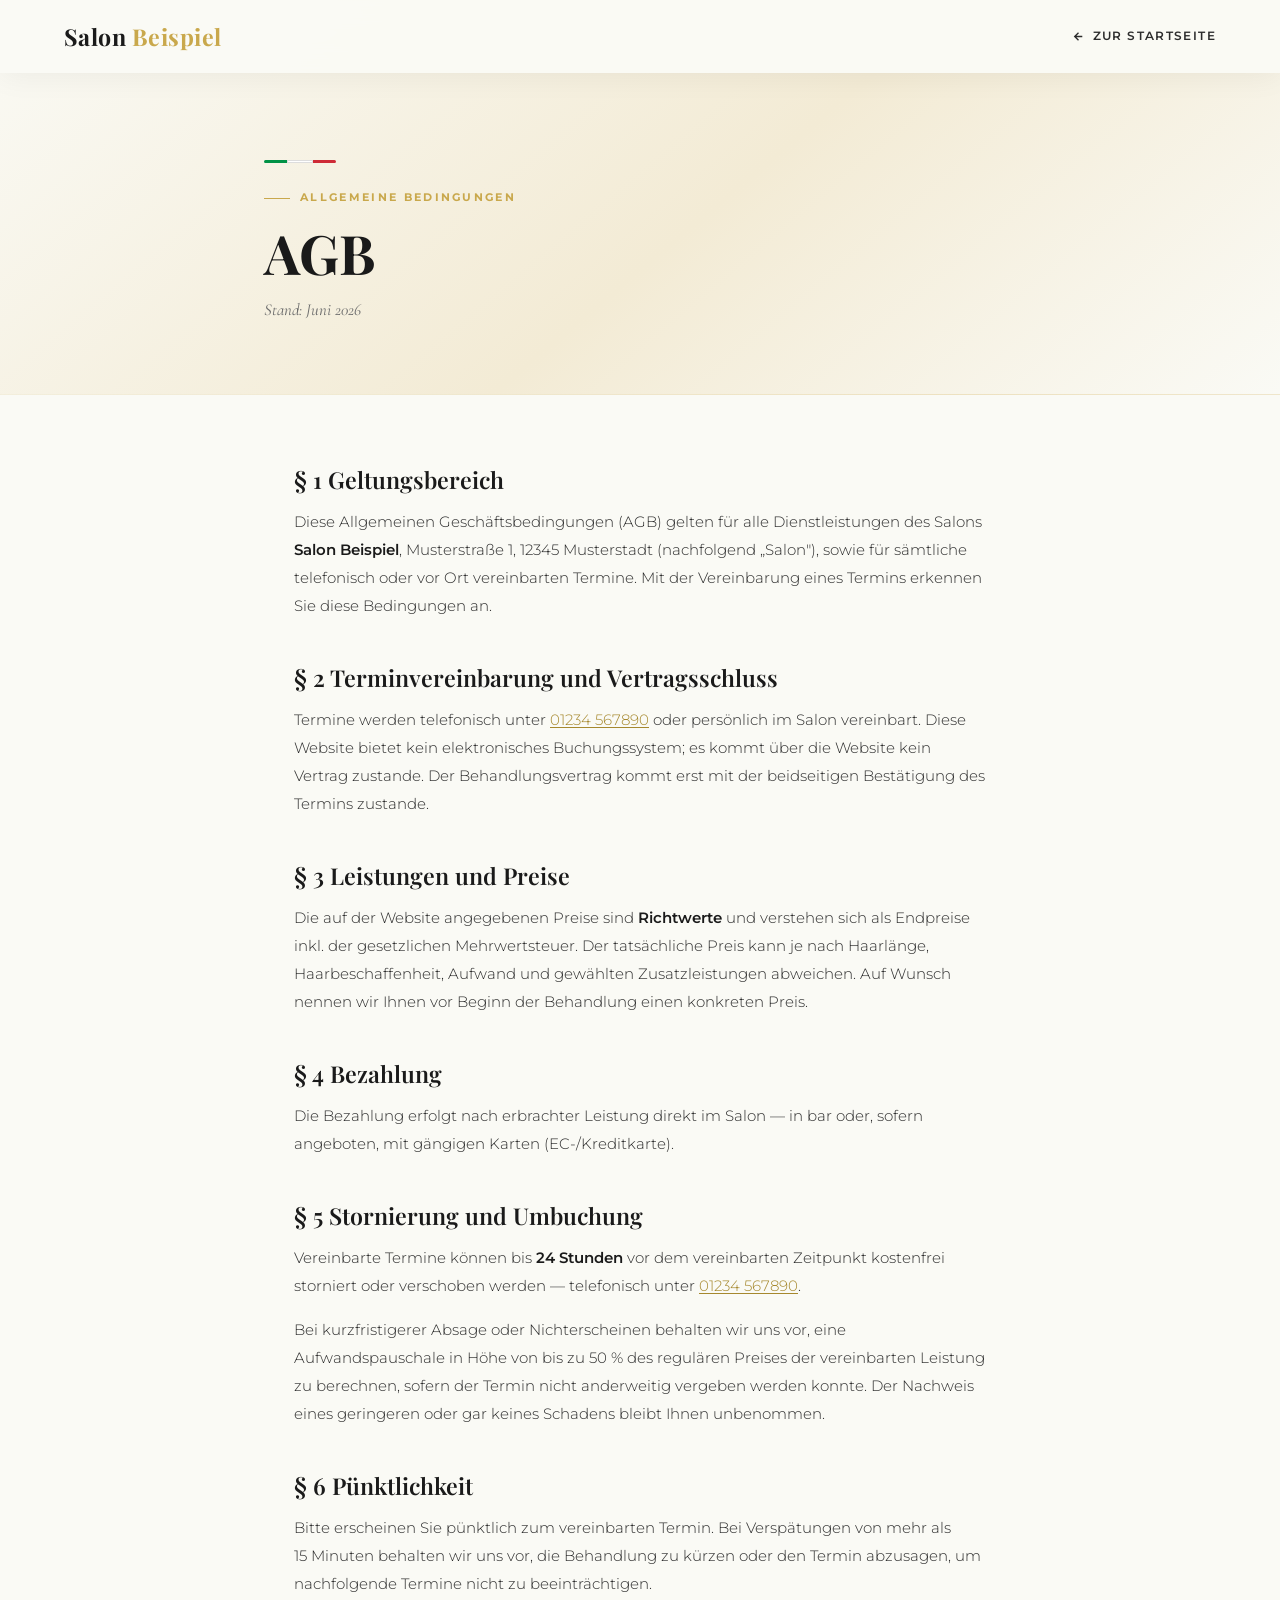
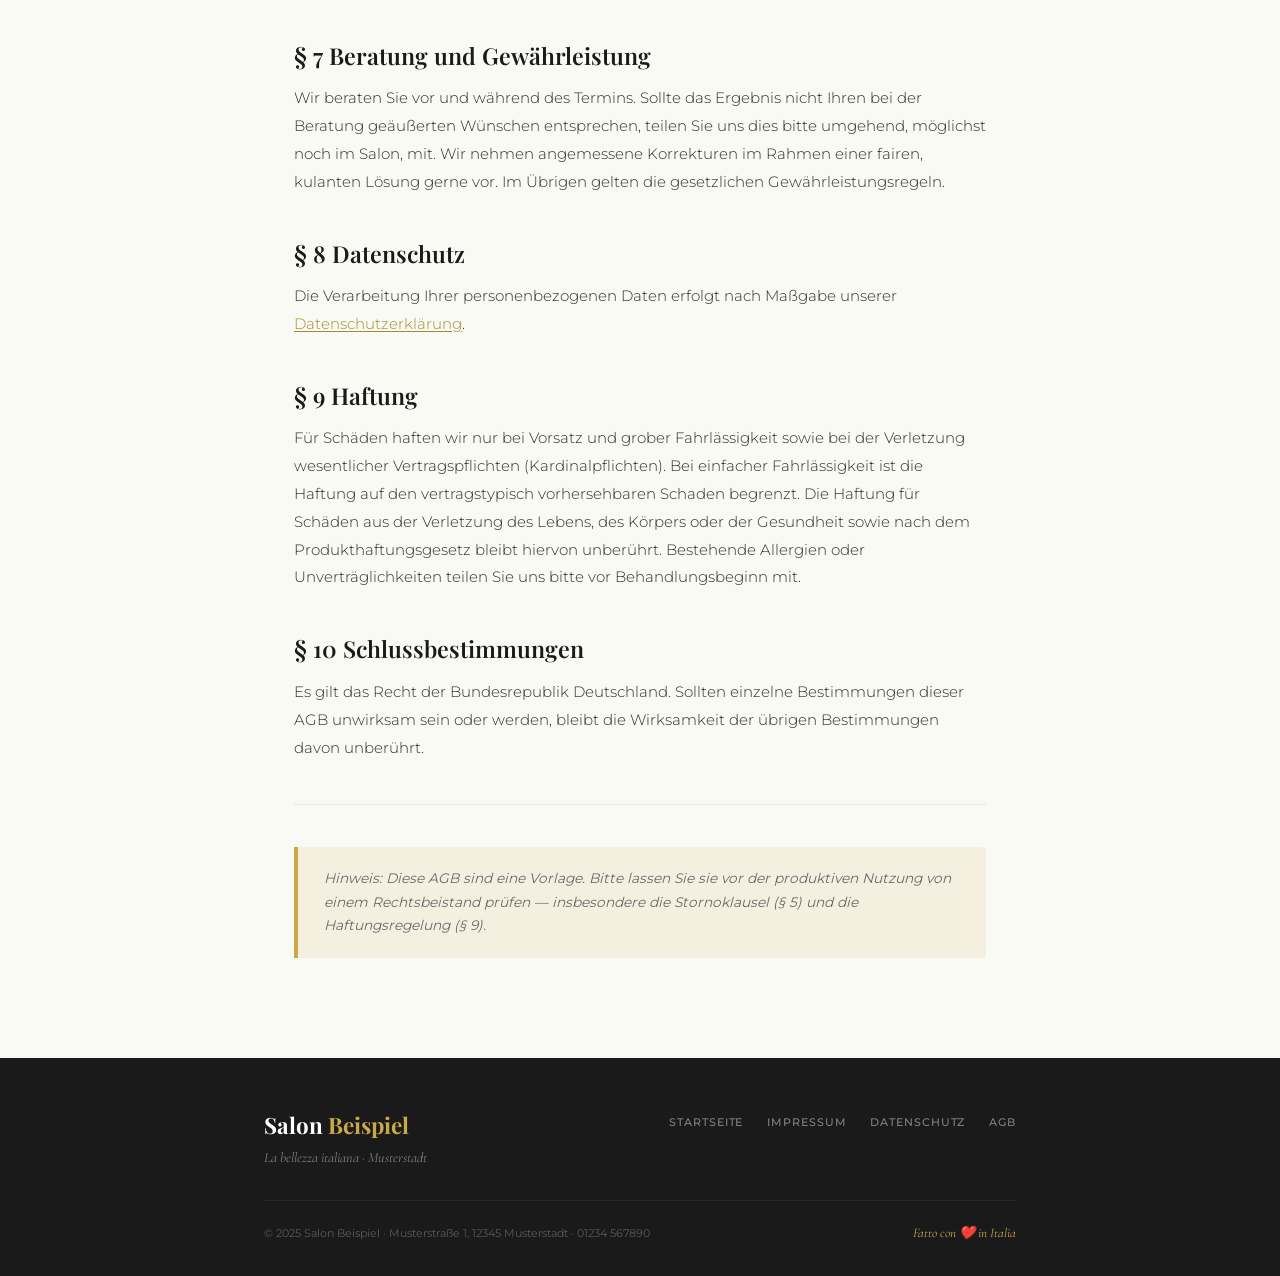
<file: agb.html>
<!DOCTYPE html>
<html lang="de">
<head>
    <meta charset="UTF-8">
    <meta name="viewport" content="width=device-width, initial-scale=1.0">
    <title>AGB | Salon Beispiel Musterstadt</title>
    <meta name="description" content="Allgemeine Geschäftsbedingungen des Salon Beispiel in Musterstadt.">
    <meta name="robots" content="index, follow">
    <link rel="icon" type="image/svg+xml" href="favicon.svg">
    <meta name="theme-color" content="#1A1A1A">
    <link href="fonts/fonts.css" rel="stylesheet">
    <link href="legal.css" rel="stylesheet">
</head>
<body>

<nav>
    <a href="index.html" class="nav-logo">Salon <em>Beispiel</em></a>
    <a href="index.html" class="nav-back">
        <svg width="13" height="13" viewBox="0 0 24 24" fill="none" stroke="currentColor" stroke-width="2.5"><path d="M19 12H5M12 19l-7-7 7-7"/></svg>
        Zur Startseite
    </a>
</nav>

<header class="legal-header">
    <div class="container">
        <div class="it-stripe"><span class="it-g"></span><span class="it-w"></span><span class="it-r"></span></div>
        <div class="eyebrow">Allgemeine Bedingungen</div>
        <h1>AGB</h1>
        <p class="legal-updated">Stand: Juni 2026</p>
    </div>
</header>

<main class="legal-content">
    <div class="container">

        <h2>§ 1 Geltungsbereich</h2>
        <p>
            Diese Allgemeinen Geschäftsbedingungen (AGB) gelten für alle Dienstleistungen des
            Salons <strong>Salon Beispiel</strong>, Musterstraße 1, 12345 Musterstadt
            (nachfolgend „Salon"), sowie für sämtliche telefonisch oder vor Ort vereinbarten Termine.
            Mit der Vereinbarung eines Termins erkennen Sie diese Bedingungen an.
        </p>

        <h2>§ 2 Terminvereinbarung und Vertragsschluss</h2>
        <p>
            Termine werden telefonisch unter <a href="tel:01234567890">01234 567890</a> oder
            persönlich im Salon vereinbart. Diese Website bietet kein elektronisches Buchungssystem;
            es kommt über die Website kein Vertrag zustande. Der Behandlungsvertrag kommt erst mit der
            beidseitigen Bestätigung des Termins zustande.
        </p>

        <h2>§ 3 Leistungen und Preise</h2>
        <p>
            Die auf der Website angegebenen Preise sind <strong>Richtwerte</strong> und verstehen sich
            als Endpreise inkl. der gesetzlichen Mehrwertsteuer. Der tatsächliche Preis kann je nach
            Haarlänge, Haarbeschaffenheit, Aufwand und gewählten Zusatzleistungen abweichen. Auf Wunsch
            nennen wir Ihnen vor Beginn der Behandlung einen konkreten Preis.
        </p>

        <h2>§ 4 Bezahlung</h2>
        <p>
            Die Bezahlung erfolgt nach erbrachter Leistung direkt im Salon — in bar oder, sofern
            angeboten, mit gängigen Karten (EC-/Kreditkarte).
        </p>

        <h2>§ 5 Stornierung und Umbuchung</h2>
        <p>
            Vereinbarte Termine können bis <strong>24 Stunden</strong> vor dem vereinbarten Zeitpunkt
            kostenfrei storniert oder verschoben werden — telefonisch unter
            <a href="tel:01234567890">01234 567890</a>.
        </p>
        <p>
            Bei kurzfristigerer Absage oder Nichterscheinen behalten wir uns vor, eine
            Aufwandspauschale in Höhe von bis zu 50&nbsp;% des regulären Preises der vereinbarten
            Leistung zu berechnen, sofern der Termin nicht anderweitig vergeben werden konnte. Der
            Nachweis eines geringeren oder gar keines Schadens bleibt Ihnen unbenommen.
        </p>

        <h2>§ 6 Pünktlichkeit</h2>
        <p>
            Bitte erscheinen Sie pünktlich zum vereinbarten Termin. Bei Verspätungen von mehr als
            15&nbsp;Minuten behalten wir uns vor, die Behandlung zu kürzen oder den Termin abzusagen,
            um nachfolgende Termine nicht zu beeinträchtigen.
        </p>

        <h2>§ 7 Beratung und Gewährleistung</h2>
        <p>
            Wir beraten Sie vor und während des Termins. Sollte das Ergebnis nicht Ihren bei der
            Beratung geäußerten Wünschen entsprechen, teilen Sie uns dies bitte umgehend, möglichst
            noch im Salon, mit. Wir nehmen angemessene Korrekturen im Rahmen einer fairen, kulanten
            Lösung gerne vor. Im Übrigen gelten die gesetzlichen Gewährleistungsregeln.
        </p>

        <h2>§ 8 Datenschutz</h2>
        <p>
            Die Verarbeitung Ihrer personenbezogenen Daten erfolgt nach Maßgabe unserer
            <a href="datenschutz.html">Datenschutzerklärung</a>.
        </p>

        <h2>§ 9 Haftung</h2>
        <p>
            Für Schäden haften wir nur bei Vorsatz und grober Fahrlässigkeit sowie bei der Verletzung
            wesentlicher Vertragspflichten (Kardinalpflichten). Bei einfacher Fahrlässigkeit ist die
            Haftung auf den vertragstypisch vorhersehbaren Schaden begrenzt. Die Haftung für Schäden
            aus der Verletzung des Lebens, des Körpers oder der Gesundheit sowie nach dem
            Produkthaftungsgesetz bleibt hiervon unberührt. Bestehende Allergien oder
            Unverträglichkeiten teilen Sie uns bitte vor Behandlungsbeginn mit.
        </p>

        <h2>§ 10 Schlussbestimmungen</h2>
        <p>
            Es gilt das Recht der Bundesrepublik Deutschland. Sollten einzelne Bestimmungen dieser AGB
            unwirksam sein oder werden, bleibt die Wirksamkeit der übrigen Bestimmungen davon unberührt.
        </p>

        <hr>
        <blockquote>
            Hinweis: Diese AGB sind eine Vorlage. Bitte lassen Sie sie vor der produktiven Nutzung von
            einem Rechtsbeistand prüfen — insbesondere die Stornoklausel (§ 5) und die
            Haftungsregelung (§ 9).
        </blockquote>

    </div>
</main>

<footer>
    <div class="container">
        <div class="foot-top">
            <div>
                <div class="foot-logo">Salon <em>Beispiel</em></div>
                <div class="foot-tag">La bellezza italiana · Musterstadt</div>
            </div>
            <ul class="foot-links">
                <li><a href="index.html">Startseite</a></li>
                <li><a href="impressum.html">Impressum</a></li>
                <li><a href="datenschutz.html">Datenschutz</a></li>
                <li><a href="agb.html">AGB</a></li>
            </ul>
        </div>
        <div class="foot-bottom">
            <p class="foot-copy">© 2025 Salon Beispiel · Musterstraße 1, 12345 Musterstadt · 01234 567890</p>
            <div class="foot-it">Fatto con ❤️ in Italia</div>
        </div>
    </div>
</footer>

</body>
</html>
</file>
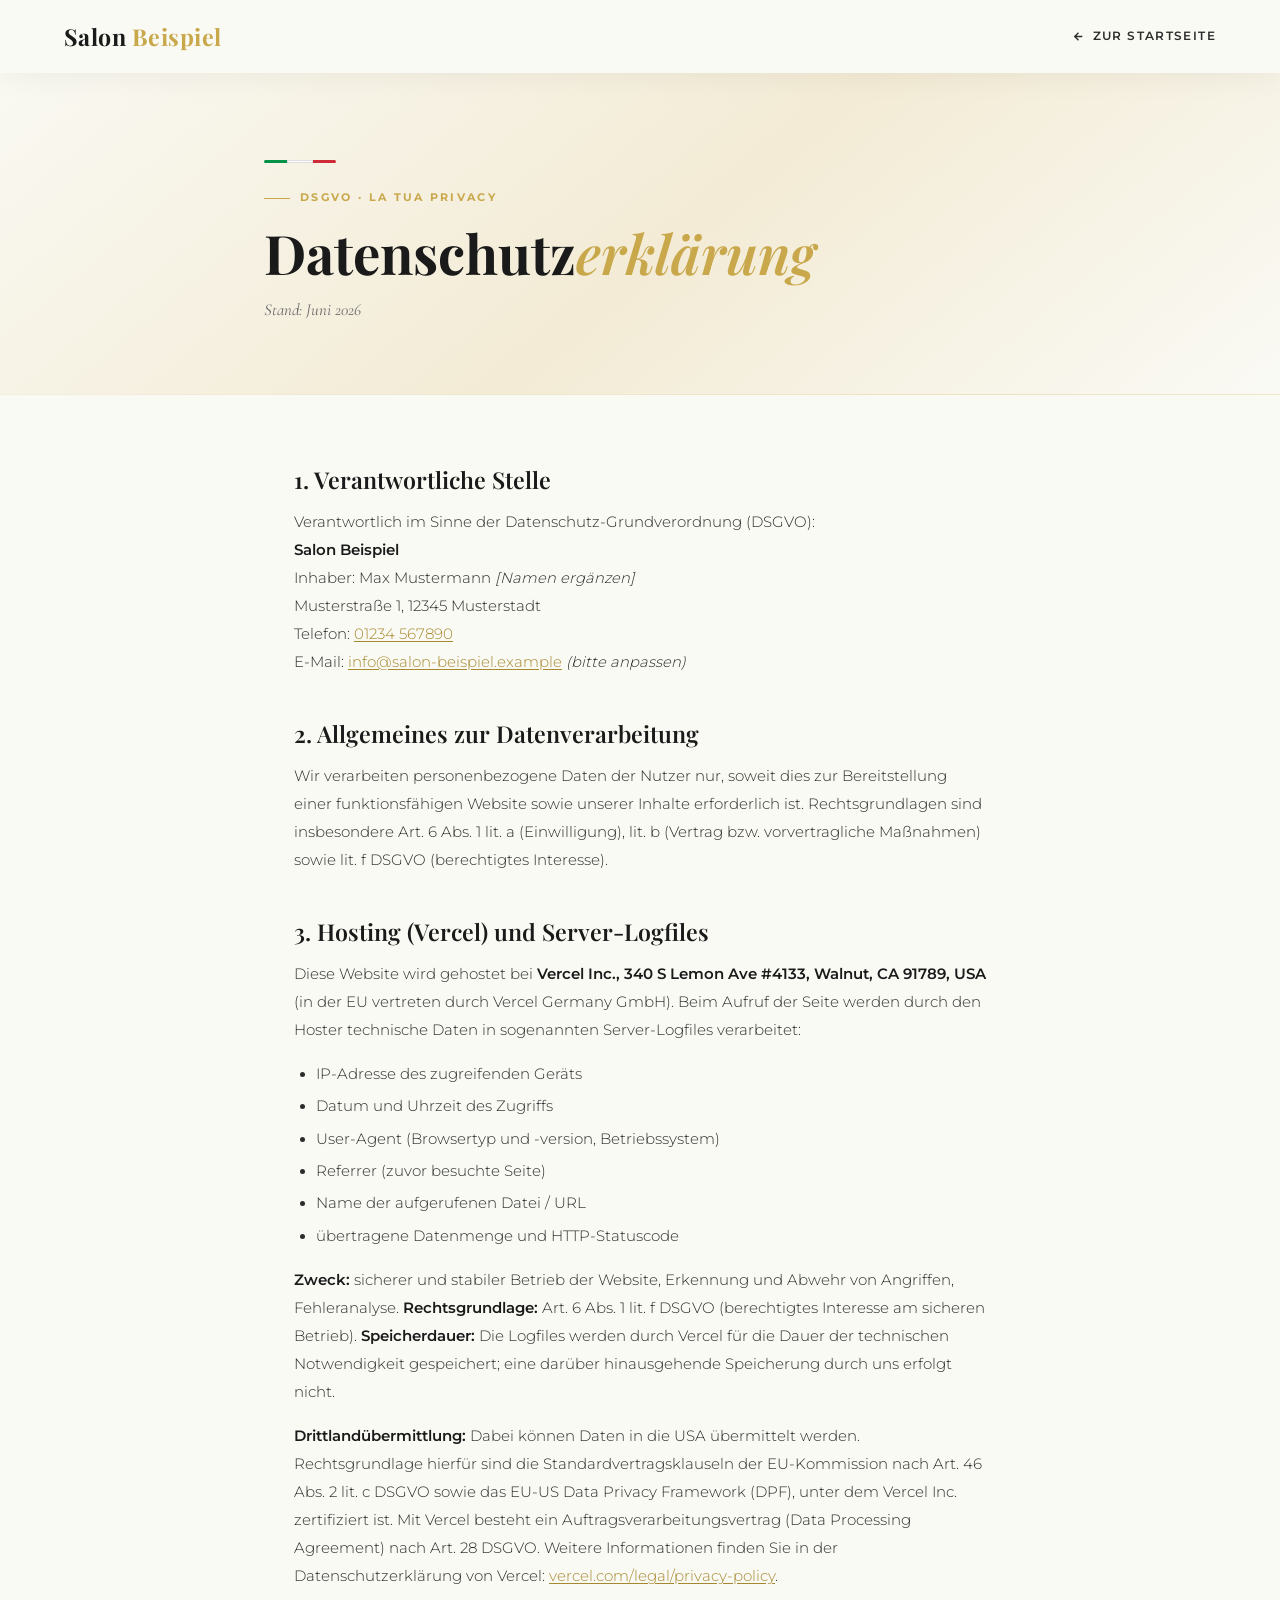
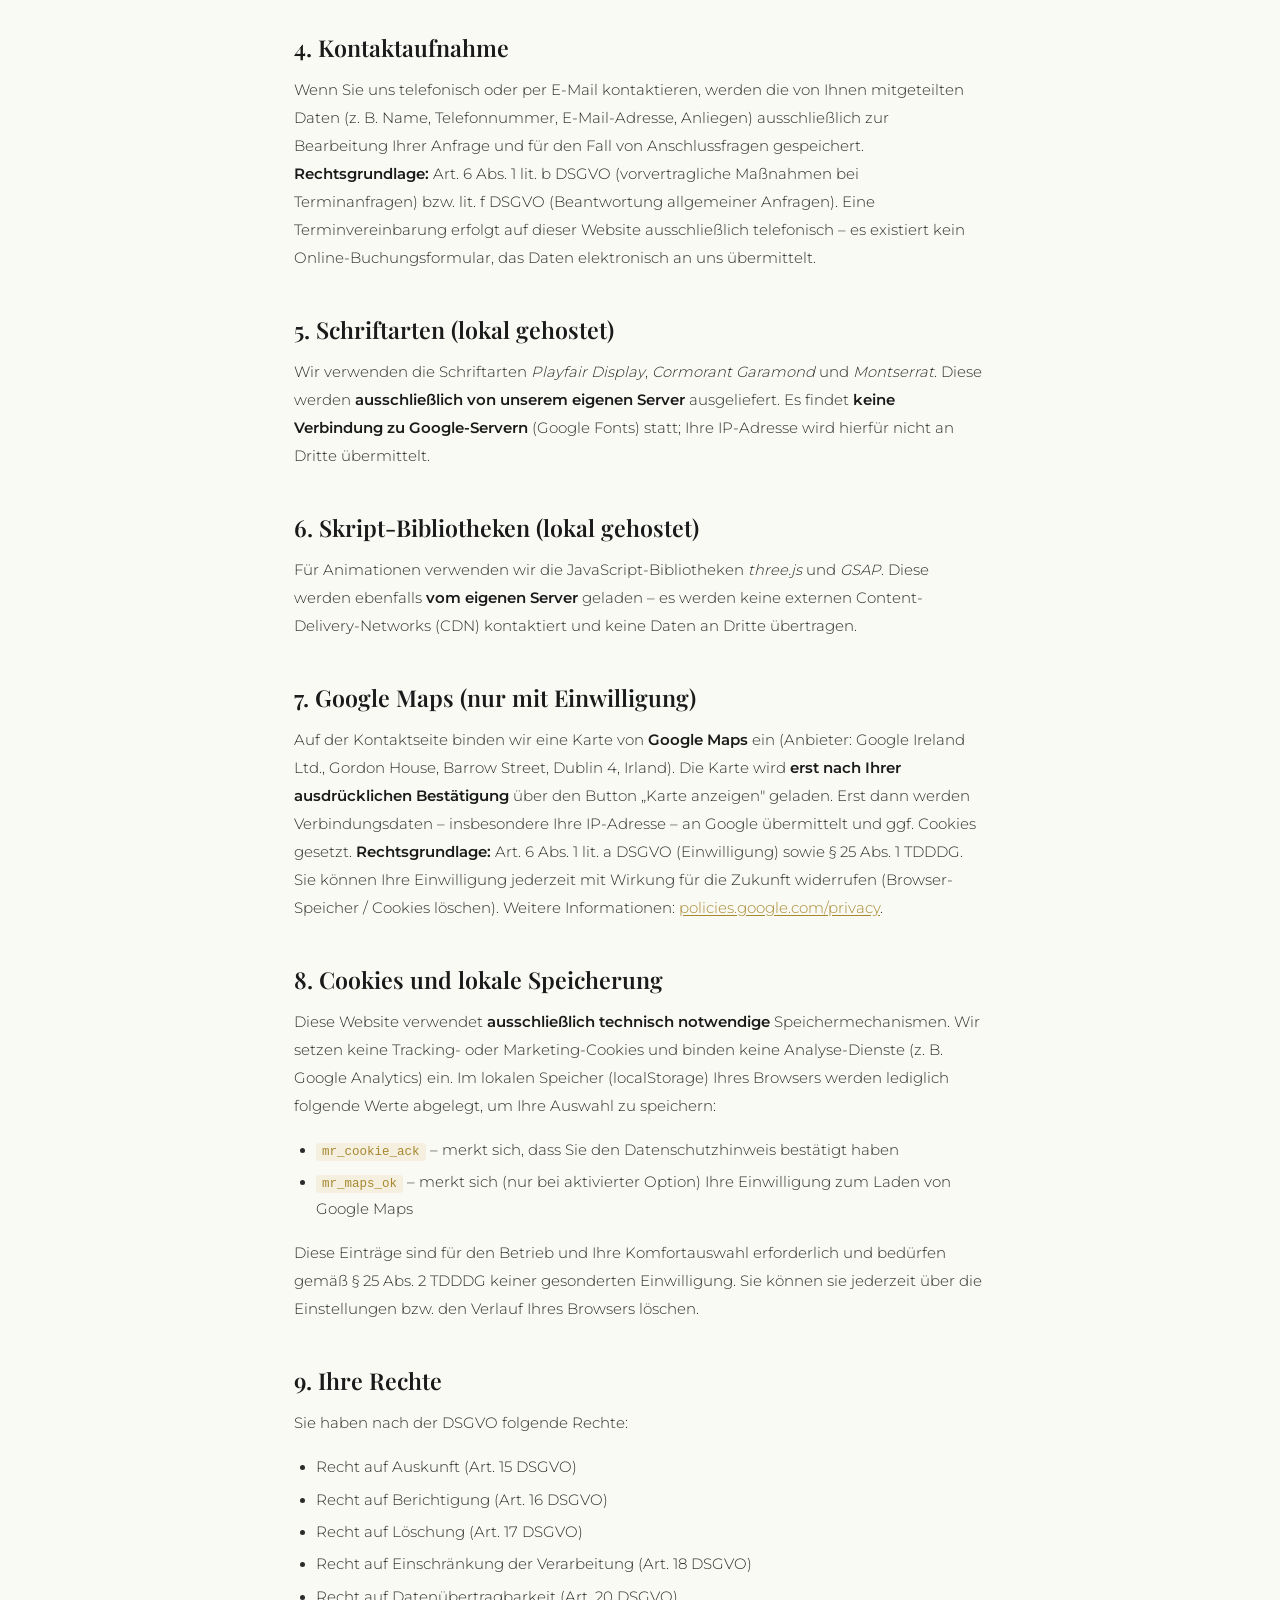
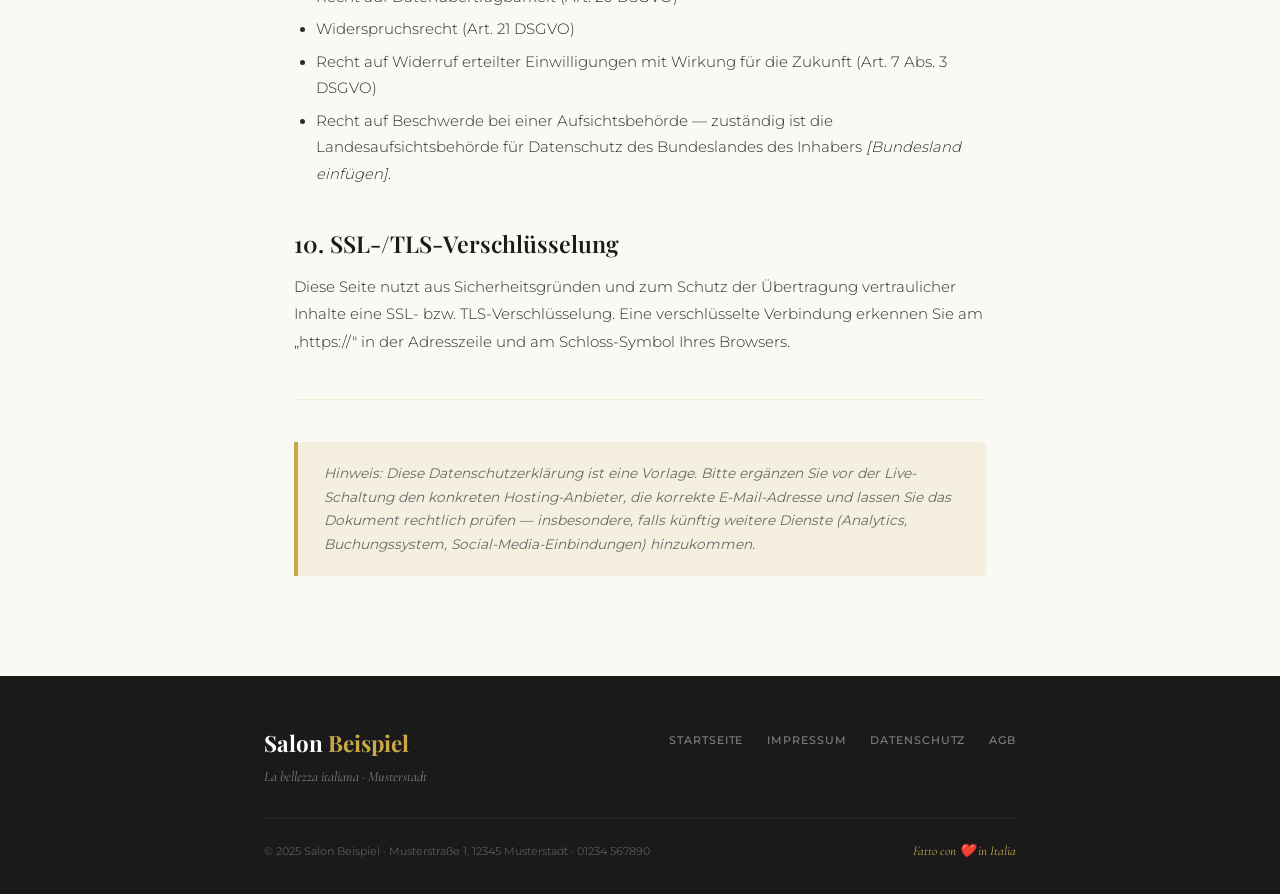
<file: datenschutz.html>
<!DOCTYPE html>
<html lang="de">
<head>
    <meta charset="UTF-8">
    <meta name="viewport" content="width=device-width, initial-scale=1.0">
    <title>Datenschutzerklärung | Salon Beispiel Musterstadt</title>
    <meta name="description" content="Informationen zur Verarbeitung personenbezogener Daten nach DSGVO beim Salon Beispiel in Musterstadt.">
    <meta name="robots" content="index, follow">
    <link rel="icon" type="image/svg+xml" href="favicon.svg">
    <meta name="theme-color" content="#1A1A1A">
    <link href="fonts/fonts.css" rel="stylesheet">
    <link href="legal.css" rel="stylesheet">
</head>
<body>

<nav>
    <a href="index.html" class="nav-logo">Salon <em>Beispiel</em></a>
    <a href="index.html" class="nav-back">
        <svg width="13" height="13" viewBox="0 0 24 24" fill="none" stroke="currentColor" stroke-width="2.5"><path d="M19 12H5M12 19l-7-7 7-7"/></svg>
        Zur Startseite
    </a>
</nav>

<header class="legal-header">
    <div class="container">
        <div class="it-stripe"><span class="it-g"></span><span class="it-w"></span><span class="it-r"></span></div>
        <div class="eyebrow">DSGVO · La tua privacy</div>
        <h1>Datenschutz<em>erklärung</em></h1>
        <p class="legal-updated">Stand: Juni 2026</p>
    </div>
</header>

<main class="legal-content">
    <div class="container">

        <h2>1. Verantwortliche Stelle</h2>
        <p>
            Verantwortlich im Sinne der Datenschutz-Grundverordnung (DSGVO):<br>
            <strong>Salon Beispiel</strong><br>
            Inhaber: Max Mustermann <em>[Namen ergänzen]</em><br>
            Musterstraße 1, 12345 Musterstadt<br>
            Telefon: <a href="tel:01234567890">01234 567890</a><br>
            E-Mail: <a href="mailto:info@salon-beispiel.example">info@salon-beispiel.example</a> <em>(bitte anpassen)</em>
        </p>

        <h2>2. Allgemeines zur Datenverarbeitung</h2>
        <p>
            Wir verarbeiten personenbezogene Daten der Nutzer nur, soweit dies zur Bereitstellung
            einer funktionsfähigen Website sowie unserer Inhalte erforderlich ist. Rechtsgrundlagen
            sind insbesondere Art. 6 Abs. 1 lit. a (Einwilligung), lit. b (Vertrag bzw.
            vorvertragliche Maßnahmen) sowie lit. f DSGVO (berechtigtes Interesse).
        </p>

        <h2>3. Hosting (Vercel) und Server-Logfiles</h2>
        <p>
            Diese Website wird gehostet bei
            <strong>Vercel Inc., 340 S Lemon Ave #4133, Walnut, CA 91789, USA</strong>
            (in der EU vertreten durch Vercel Germany GmbH). Beim Aufruf der Seite werden durch den
            Hoster technische Daten in sogenannten Server-Logfiles verarbeitet:
        </p>
        <ul>
            <li>IP-Adresse des zugreifenden Geräts</li>
            <li>Datum und Uhrzeit des Zugriffs</li>
            <li>User-Agent (Browsertyp und -version, Betriebssystem)</li>
            <li>Referrer (zuvor besuchte Seite)</li>
            <li>Name der aufgerufenen Datei / URL</li>
            <li>übertragene Datenmenge und HTTP-Statuscode</li>
        </ul>
        <p>
            <strong>Zweck:</strong> sicherer und stabiler Betrieb der Website, Erkennung und Abwehr
            von Angriffen, Fehleranalyse. <strong>Rechtsgrundlage:</strong> Art. 6 Abs. 1 lit. f DSGVO
            (berechtigtes Interesse am sicheren Betrieb). <strong>Speicherdauer:</strong> Die Logfiles
            werden durch Vercel für die Dauer der technischen Notwendigkeit gespeichert; eine
            darüber hinausgehende Speicherung durch uns erfolgt nicht.
        </p>
        <p>
            <strong>Drittlandübermittlung:</strong> Dabei können Daten in die USA übermittelt werden.
            Rechtsgrundlage hierfür sind die Standardvertragsklauseln der EU-Kommission nach Art. 46
            Abs. 2 lit. c DSGVO sowie das EU-US Data Privacy Framework (DPF), unter dem Vercel Inc.
            zertifiziert ist. Mit Vercel besteht ein Auftragsverarbeitungsvertrag (Data Processing
            Agreement) nach Art. 28 DSGVO. Weitere Informationen finden Sie in der
            Datenschutzerklärung von Vercel:
            <a href="https://vercel.com/legal/privacy-policy" target="_blank" rel="noopener">vercel.com/legal/privacy-policy</a>.
        </p>

        <h2>4. Kontaktaufnahme</h2>
        <p>
            Wenn Sie uns telefonisch oder per E-Mail kontaktieren, werden die von Ihnen mitgeteilten
            Daten (z.&nbsp;B. Name, Telefonnummer, E-Mail-Adresse, Anliegen) ausschließlich zur
            Bearbeitung Ihrer Anfrage und für den Fall von Anschlussfragen gespeichert.
            <strong>Rechtsgrundlage:</strong> Art. 6 Abs. 1 lit. b DSGVO (vorvertragliche Maßnahmen
            bei Terminanfragen) bzw. lit. f DSGVO (Beantwortung allgemeiner Anfragen). Eine
            Terminvereinbarung erfolgt auf dieser Website ausschließlich telefonisch – es existiert
            kein Online-Buchungsformular, das Daten elektronisch an uns übermittelt.
        </p>

        <h2>5. Schriftarten (lokal gehostet)</h2>
        <p>
            Wir verwenden die Schriftarten <em>Playfair Display</em>, <em>Cormorant Garamond</em> und
            <em>Montserrat</em>. Diese werden <strong>ausschließlich von unserem eigenen Server</strong>
            ausgeliefert. Es findet <strong>keine Verbindung zu Google-Servern</strong> (Google Fonts)
            statt; Ihre IP-Adresse wird hierfür nicht an Dritte übermittelt.
        </p>

        <h2>6. Skript-Bibliotheken (lokal gehostet)</h2>
        <p>
            Für Animationen verwenden wir die JavaScript-Bibliotheken <em>three.js</em> und
            <em>GSAP</em>. Diese werden ebenfalls <strong>vom eigenen Server</strong> geladen – es
            werden keine externen Content-Delivery-Networks (CDN) kontaktiert und keine Daten an
            Dritte übertragen.
        </p>

        <h2>7. Google Maps (nur mit Einwilligung)</h2>
        <p>
            Auf der Kontaktseite binden wir eine Karte von <strong>Google Maps</strong> ein (Anbieter:
            Google Ireland Ltd., Gordon House, Barrow Street, Dublin 4, Irland). Die Karte wird
            <strong>erst nach Ihrer ausdrücklichen Bestätigung</strong> über den Button „Karte anzeigen"
            geladen. Erst dann werden Verbindungsdaten – insbesondere Ihre IP-Adresse – an Google
            übermittelt und ggf. Cookies gesetzt. <strong>Rechtsgrundlage:</strong> Art. 6 Abs. 1
            lit. a DSGVO (Einwilligung) sowie § 25 Abs. 1 TDDDG. Sie können Ihre Einwilligung
            jederzeit mit Wirkung für die Zukunft widerrufen (Browser-Speicher / Cookies löschen).
            Weitere Informationen:
            <a href="https://policies.google.com/privacy" target="_blank" rel="noopener">policies.google.com/privacy</a>.
        </p>

        <h2>8. Cookies und lokale Speicherung</h2>
        <p>
            Diese Website verwendet <strong>ausschließlich technisch notwendige</strong> Speichermechanismen.
            Wir setzen keine Tracking- oder Marketing-Cookies und binden keine Analyse-Dienste
            (z.&nbsp;B. Google Analytics) ein. Im lokalen Speicher (localStorage) Ihres Browsers werden
            lediglich folgende Werte abgelegt, um Ihre Auswahl zu speichern:
        </p>
        <ul>
            <li><code>mr_cookie_ack</code> – merkt sich, dass Sie den Datenschutzhinweis bestätigt haben</li>
            <li><code>mr_maps_ok</code> – merkt sich (nur bei aktivierter Option) Ihre Einwilligung zum Laden von Google Maps</li>
        </ul>
        <p>
            Diese Einträge sind für den Betrieb und Ihre Komfortauswahl erforderlich und bedürfen
            gemäß § 25 Abs. 2 TDDDG keiner gesonderten Einwilligung. Sie können sie jederzeit über die
            Einstellungen bzw. den Verlauf Ihres Browsers löschen.
        </p>

        <h2>9. Ihre Rechte</h2>
        <p>Sie haben nach der DSGVO folgende Rechte:</p>
        <ul>
            <li>Recht auf Auskunft (Art. 15 DSGVO)</li>
            <li>Recht auf Berichtigung (Art. 16 DSGVO)</li>
            <li>Recht auf Löschung (Art. 17 DSGVO)</li>
            <li>Recht auf Einschränkung der Verarbeitung (Art. 18 DSGVO)</li>
            <li>Recht auf Datenübertragbarkeit (Art. 20 DSGVO)</li>
            <li>Widerspruchsrecht (Art. 21 DSGVO)</li>
            <li>Recht auf Widerruf erteilter Einwilligungen mit Wirkung für die Zukunft (Art. 7 Abs. 3 DSGVO)</li>
            <li>
                Recht auf Beschwerde bei einer Aufsichtsbehörde — zuständig ist die Landesaufsichtsbehörde
                für Datenschutz des Bundeslandes des Inhabers <em>[Bundesland einfügen]</em>.
            </li>
        </ul>

        <h2>10. SSL-/TLS-Verschlüsselung</h2>
        <p>
            Diese Seite nutzt aus Sicherheitsgründen und zum Schutz der Übertragung vertraulicher
            Inhalte eine SSL- bzw. TLS-Verschlüsselung. Eine verschlüsselte Verbindung erkennen Sie
            am „https://" in der Adresszeile und am Schloss-Symbol Ihres Browsers.
        </p>

        <hr>
        <blockquote>
            Hinweis: Diese Datenschutzerklärung ist eine Vorlage. Bitte ergänzen Sie vor der
            Live-Schaltung den konkreten Hosting-Anbieter, die korrekte E-Mail-Adresse und lassen
            Sie das Dokument rechtlich prüfen — insbesondere, falls künftig weitere Dienste
            (Analytics, Buchungssystem, Social-Media-Einbindungen) hinzukommen.
        </blockquote>

    </div>
</main>

<footer>
    <div class="container">
        <div class="foot-top">
            <div>
                <div class="foot-logo">Salon <em>Beispiel</em></div>
                <div class="foot-tag">La bellezza italiana · Musterstadt</div>
            </div>
            <ul class="foot-links">
                <li><a href="index.html">Startseite</a></li>
                <li><a href="impressum.html">Impressum</a></li>
                <li><a href="datenschutz.html">Datenschutz</a></li>
                <li><a href="agb.html">AGB</a></li>
            </ul>
        </div>
        <div class="foot-bottom">
            <p class="foot-copy">© 2025 Salon Beispiel · Musterstraße 1, 12345 Musterstadt · 01234 567890</p>
            <div class="foot-it">Fatto con ❤️ in Italia</div>
        </div>
    </div>
</footer>

</body>
</html>
</file>
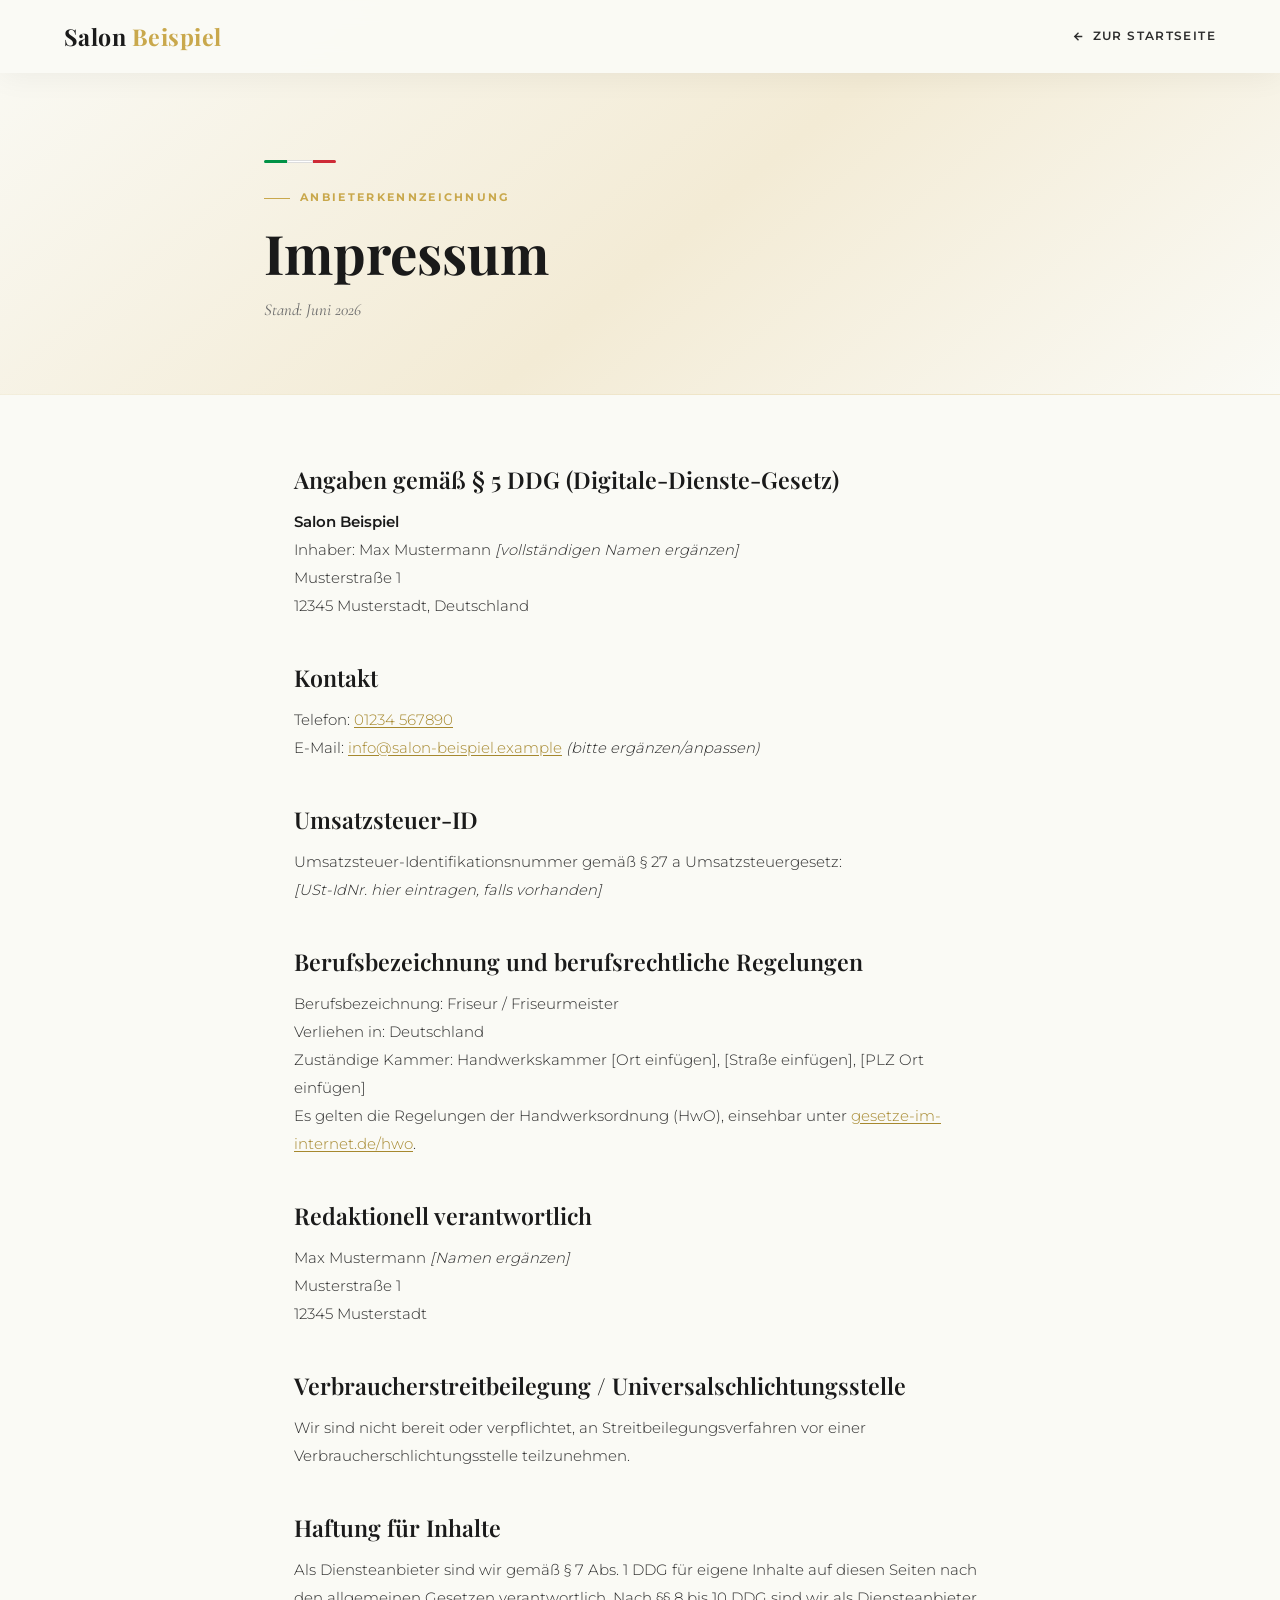
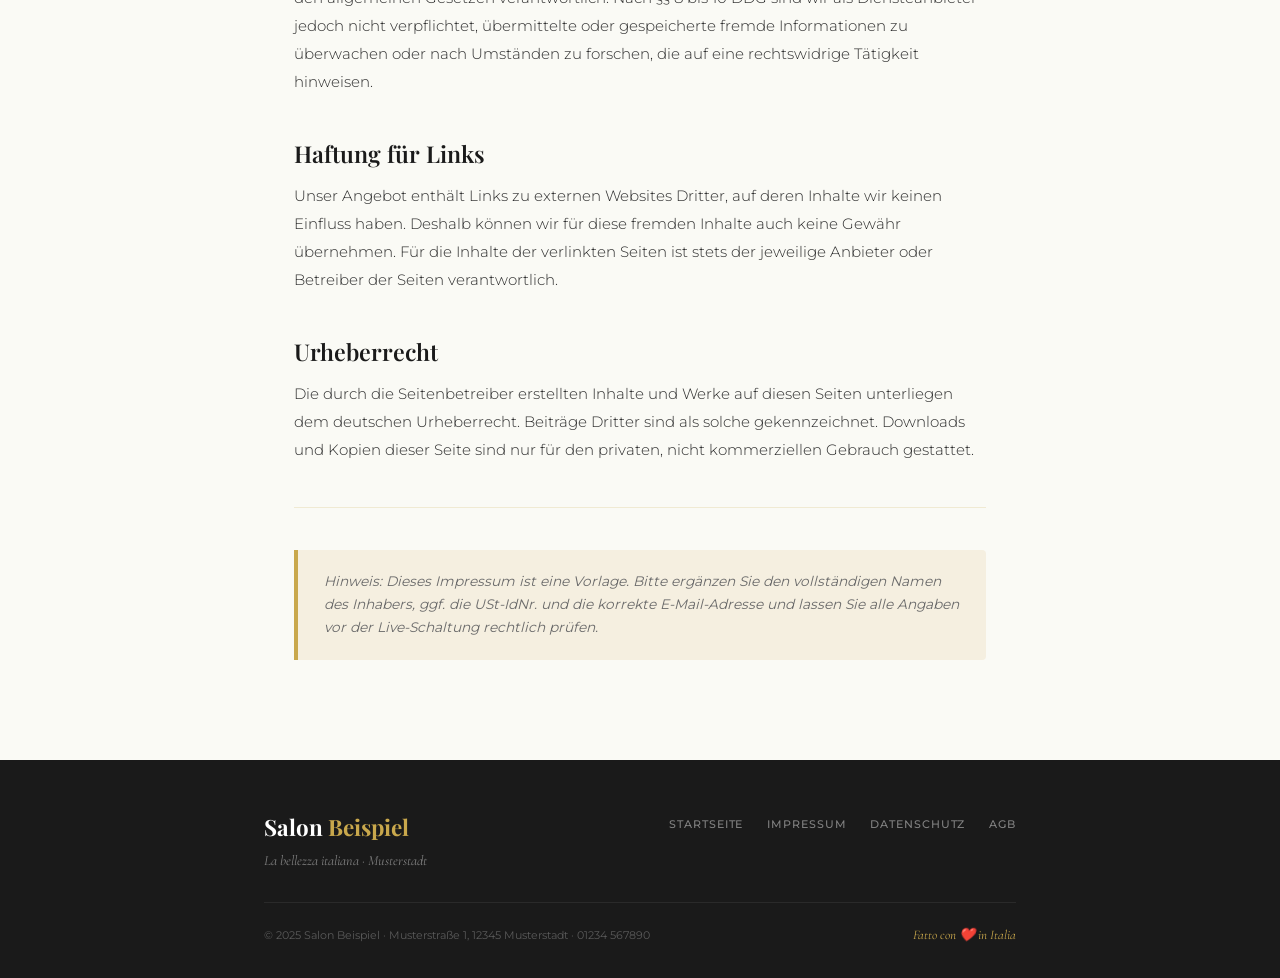
<file: impressum.html>
<!DOCTYPE html>
<html lang="de">
<head>
    <meta charset="UTF-8">
    <meta name="viewport" content="width=device-width, initial-scale=1.0">
    <title>Impressum | Salon Beispiel Musterstadt</title>
    <meta name="description" content="Impressum und Anbieterkennzeichnung gemäß § 5 DDG des Salon Beispiel in Musterstadt.">
    <meta name="robots" content="index, follow">
    <link rel="icon" type="image/svg+xml" href="favicon.svg">
    <meta name="theme-color" content="#1A1A1A">
    <link href="fonts/fonts.css" rel="stylesheet">
    <link href="legal.css" rel="stylesheet">
</head>
<body>

<nav>
    <a href="index.html" class="nav-logo">Salon <em>Beispiel</em></a>
    <a href="index.html" class="nav-back">
        <svg width="13" height="13" viewBox="0 0 24 24" fill="none" stroke="currentColor" stroke-width="2.5"><path d="M19 12H5M12 19l-7-7 7-7"/></svg>
        Zur Startseite
    </a>
</nav>

<header class="legal-header">
    <div class="container">
        <div class="it-stripe"><span class="it-g"></span><span class="it-w"></span><span class="it-r"></span></div>
        <div class="eyebrow">Anbieterkennzeichnung</div>
        <h1>Impressum</h1>
        <p class="legal-updated">Stand: Juni 2026</p>
    </div>
</header>

<main class="legal-content">
    <div class="container">

        <h2>Angaben gemäß § 5 DDG (Digitale-Dienste-Gesetz)</h2>
        <p>
            <strong>Salon Beispiel</strong><br>
            Inhaber: Max Mustermann <em>[vollständigen Namen ergänzen]</em><br>
            Musterstraße 1<br>
            12345 Musterstadt, Deutschland
        </p>

        <h2>Kontakt</h2>
        <p>
            Telefon: <a href="tel:01234567890">01234 567890</a><br>
            E-Mail: <a href="mailto:info@salon-beispiel.example">info@salon-beispiel.example</a> <em>(bitte ergänzen/anpassen)</em>
        </p>

        <h2>Umsatzsteuer-ID</h2>
        <p>
            Umsatzsteuer-Identifikationsnummer gemäß § 27 a Umsatzsteuergesetz:<br>
            <em>[USt-IdNr. hier eintragen, falls vorhanden]</em>
        </p>

        <h2>Berufsbezeichnung und berufsrechtliche Regelungen</h2>
        <p>
            Berufsbezeichnung: Friseur / Friseurmeister<br>
            Verliehen in: Deutschland<br>
            Zuständige Kammer: Handwerkskammer [Ort einfügen], [Straße einfügen], [PLZ Ort einfügen]<br>
            Es gelten die Regelungen der Handwerksordnung (HwO),
            einsehbar unter <a href="https://www.gesetze-im-internet.de/hwo/" target="_blank" rel="noopener">gesetze-im-internet.de/hwo</a>.
        </p>

        <h2>Redaktionell verantwortlich</h2>
        <p>
            Max Mustermann <em>[Namen ergänzen]</em><br>
            Musterstraße 1<br>
            12345 Musterstadt
        </p>

        <h2>Verbraucherstreitbeilegung / Universalschlichtungsstelle</h2>
        <p>
            Wir sind nicht bereit oder verpflichtet, an Streitbeilegungsverfahren vor einer
            Verbraucherschlichtungsstelle teilzunehmen.
        </p>

        <h2>Haftung für Inhalte</h2>
        <p>
            Als Diensteanbieter sind wir gemäß § 7 Abs. 1 DDG für eigene Inhalte auf diesen Seiten
            nach den allgemeinen Gesetzen verantwortlich. Nach §§ 8 bis 10 DDG sind wir als
            Diensteanbieter jedoch nicht verpflichtet, übermittelte oder gespeicherte fremde
            Informationen zu überwachen oder nach Umständen zu forschen, die auf eine rechtswidrige
            Tätigkeit hinweisen.
        </p>

        <h2>Haftung für Links</h2>
        <p>
            Unser Angebot enthält Links zu externen Websites Dritter, auf deren Inhalte wir keinen
            Einfluss haben. Deshalb können wir für diese fremden Inhalte auch keine Gewähr übernehmen.
            Für die Inhalte der verlinkten Seiten ist stets der jeweilige Anbieter oder Betreiber der
            Seiten verantwortlich.
        </p>

        <h2>Urheberrecht</h2>
        <p>
            Die durch die Seitenbetreiber erstellten Inhalte und Werke auf diesen Seiten unterliegen
            dem deutschen Urheberrecht. Beiträge Dritter sind als solche gekennzeichnet. Downloads und
            Kopien dieser Seite sind nur für den privaten, nicht kommerziellen Gebrauch gestattet.
        </p>

        <hr>
        <blockquote>
            Hinweis: Dieses Impressum ist eine Vorlage. Bitte ergänzen Sie den vollständigen Namen
            des Inhabers, ggf. die USt-IdNr. und die korrekte E-Mail-Adresse und lassen Sie alle
            Angaben vor der Live-Schaltung rechtlich prüfen.
        </blockquote>

    </div>
</main>

<footer>
    <div class="container">
        <div class="foot-top">
            <div>
                <div class="foot-logo">Salon <em>Beispiel</em></div>
                <div class="foot-tag">La bellezza italiana · Musterstadt</div>
            </div>
            <ul class="foot-links">
                <li><a href="index.html">Startseite</a></li>
                <li><a href="impressum.html">Impressum</a></li>
                <li><a href="datenschutz.html">Datenschutz</a></li>
                <li><a href="agb.html">AGB</a></li>
            </ul>
        </div>
        <div class="foot-bottom">
            <p class="foot-copy">© 2025 Salon Beispiel · Musterstraße 1, 12345 Musterstadt · 01234 567890</p>
            <div class="foot-it">Fatto con ❤️ in Italia</div>
        </div>
    </div>
</footer>

</body>
</html>
</file>
<file: fonts/fonts.css>
/* Lokal gehostete Schriften – DSGVO-konform, keine Google-Server */
@font-face {
  font-family: 'Cormorant Garamond';
  font-style: italic;
  font-weight: 300;
  font-display: swap;
  src: url(./cormorantgaramond-300-italic-latin-ext.woff2) format('woff2');
  unicode-range: U+0100-02BA, U+02BD-02C5, U+02C7-02CC, U+02CE-02D7, U+02DD-02FF, U+0304, U+0308, U+0329, U+1D00-1DBF, U+1E00-1E9F, U+1EF2-1EFF, U+2020, U+20A0-20AB, U+20AD-20C0, U+2113, U+2C60-2C7F, U+A720-A7FF;
}
@font-face {
  font-family: 'Cormorant Garamond';
  font-style: italic;
  font-weight: 300;
  font-display: swap;
  src: url(./cormorantgaramond-300-italic-latin.woff2) format('woff2');
  unicode-range: U+0000-00FF, U+0131, U+0152-0153, U+02BB-02BC, U+02C6, U+02DA, U+02DC, U+0304, U+0308, U+0329, U+2000-206F, U+20AC, U+2122, U+2191, U+2193, U+2212, U+2215, U+FEFF, U+FFFD;
}
@font-face {
  font-family: 'Cormorant Garamond';
  font-style: italic;
  font-weight: 400;
  font-display: swap;
  src: url(./cormorantgaramond-400-italic-latin-ext.woff2) format('woff2');
  unicode-range: U+0100-02BA, U+02BD-02C5, U+02C7-02CC, U+02CE-02D7, U+02DD-02FF, U+0304, U+0308, U+0329, U+1D00-1DBF, U+1E00-1E9F, U+1EF2-1EFF, U+2020, U+20A0-20AB, U+20AD-20C0, U+2113, U+2C60-2C7F, U+A720-A7FF;
}
@font-face {
  font-family: 'Cormorant Garamond';
  font-style: italic;
  font-weight: 400;
  font-display: swap;
  src: url(./cormorantgaramond-400-italic-latin.woff2) format('woff2');
  unicode-range: U+0000-00FF, U+0131, U+0152-0153, U+02BB-02BC, U+02C6, U+02DA, U+02DC, U+0304, U+0308, U+0329, U+2000-206F, U+20AC, U+2122, U+2191, U+2193, U+2212, U+2215, U+FEFF, U+FFFD;
}
@font-face {
  font-family: 'Cormorant Garamond';
  font-style: normal;
  font-weight: 300;
  font-display: swap;
  src: url(./cormorantgaramond-300-normal-latin-ext.woff2) format('woff2');
  unicode-range: U+0100-02BA, U+02BD-02C5, U+02C7-02CC, U+02CE-02D7, U+02DD-02FF, U+0304, U+0308, U+0329, U+1D00-1DBF, U+1E00-1E9F, U+1EF2-1EFF, U+2020, U+20A0-20AB, U+20AD-20C0, U+2113, U+2C60-2C7F, U+A720-A7FF;
}
@font-face {
  font-family: 'Cormorant Garamond';
  font-style: normal;
  font-weight: 300;
  font-display: swap;
  src: url(./cormorantgaramond-300-normal-latin.woff2) format('woff2');
  unicode-range: U+0000-00FF, U+0131, U+0152-0153, U+02BB-02BC, U+02C6, U+02DA, U+02DC, U+0304, U+0308, U+0329, U+2000-206F, U+20AC, U+2122, U+2191, U+2193, U+2212, U+2215, U+FEFF, U+FFFD;
}
@font-face {
  font-family: 'Cormorant Garamond';
  font-style: normal;
  font-weight: 400;
  font-display: swap;
  src: url(./cormorantgaramond-400-normal-latin-ext.woff2) format('woff2');
  unicode-range: U+0100-02BA, U+02BD-02C5, U+02C7-02CC, U+02CE-02D7, U+02DD-02FF, U+0304, U+0308, U+0329, U+1D00-1DBF, U+1E00-1E9F, U+1EF2-1EFF, U+2020, U+20A0-20AB, U+20AD-20C0, U+2113, U+2C60-2C7F, U+A720-A7FF;
}
@font-face {
  font-family: 'Cormorant Garamond';
  font-style: normal;
  font-weight: 400;
  font-display: swap;
  src: url(./cormorantgaramond-400-normal-latin.woff2) format('woff2');
  unicode-range: U+0000-00FF, U+0131, U+0152-0153, U+02BB-02BC, U+02C6, U+02DA, U+02DC, U+0304, U+0308, U+0329, U+2000-206F, U+20AC, U+2122, U+2191, U+2193, U+2212, U+2215, U+FEFF, U+FFFD;
}
@font-face {
  font-family: 'Montserrat';
  font-style: normal;
  font-weight: 300;
  font-display: swap;
  src: url(./montserrat-300-normal-latin-ext.woff2) format('woff2');
  unicode-range: U+0100-02BA, U+02BD-02C5, U+02C7-02CC, U+02CE-02D7, U+02DD-02FF, U+0304, U+0308, U+0329, U+1D00-1DBF, U+1E00-1E9F, U+1EF2-1EFF, U+2020, U+20A0-20AB, U+20AD-20C0, U+2113, U+2C60-2C7F, U+A720-A7FF;
}
@font-face {
  font-family: 'Montserrat';
  font-style: normal;
  font-weight: 300;
  font-display: swap;
  src: url(./montserrat-300-normal-latin.woff2) format('woff2');
  unicode-range: U+0000-00FF, U+0131, U+0152-0153, U+02BB-02BC, U+02C6, U+02DA, U+02DC, U+0304, U+0308, U+0329, U+2000-206F, U+20AC, U+2122, U+2191, U+2193, U+2212, U+2215, U+FEFF, U+FFFD;
}
@font-face {
  font-family: 'Montserrat';
  font-style: normal;
  font-weight: 400;
  font-display: swap;
  src: url(./montserrat-400-normal-latin-ext.woff2) format('woff2');
  unicode-range: U+0100-02BA, U+02BD-02C5, U+02C7-02CC, U+02CE-02D7, U+02DD-02FF, U+0304, U+0308, U+0329, U+1D00-1DBF, U+1E00-1E9F, U+1EF2-1EFF, U+2020, U+20A0-20AB, U+20AD-20C0, U+2113, U+2C60-2C7F, U+A720-A7FF;
}
@font-face {
  font-family: 'Montserrat';
  font-style: normal;
  font-weight: 400;
  font-display: swap;
  src: url(./montserrat-400-normal-latin.woff2) format('woff2');
  unicode-range: U+0000-00FF, U+0131, U+0152-0153, U+02BB-02BC, U+02C6, U+02DA, U+02DC, U+0304, U+0308, U+0329, U+2000-206F, U+20AC, U+2122, U+2191, U+2193, U+2212, U+2215, U+FEFF, U+FFFD;
}
@font-face {
  font-family: 'Montserrat';
  font-style: normal;
  font-weight: 500;
  font-display: swap;
  src: url(./montserrat-500-normal-latin-ext.woff2) format('woff2');
  unicode-range: U+0100-02BA, U+02BD-02C5, U+02C7-02CC, U+02CE-02D7, U+02DD-02FF, U+0304, U+0308, U+0329, U+1D00-1DBF, U+1E00-1E9F, U+1EF2-1EFF, U+2020, U+20A0-20AB, U+20AD-20C0, U+2113, U+2C60-2C7F, U+A720-A7FF;
}
@font-face {
  font-family: 'Montserrat';
  font-style: normal;
  font-weight: 500;
  font-display: swap;
  src: url(./montserrat-500-normal-latin.woff2) format('woff2');
  unicode-range: U+0000-00FF, U+0131, U+0152-0153, U+02BB-02BC, U+02C6, U+02DA, U+02DC, U+0304, U+0308, U+0329, U+2000-206F, U+20AC, U+2122, U+2191, U+2193, U+2212, U+2215, U+FEFF, U+FFFD;
}
@font-face {
  font-family: 'Montserrat';
  font-style: normal;
  font-weight: 600;
  font-display: swap;
  src: url(./montserrat-600-normal-latin-ext.woff2) format('woff2');
  unicode-range: U+0100-02BA, U+02BD-02C5, U+02C7-02CC, U+02CE-02D7, U+02DD-02FF, U+0304, U+0308, U+0329, U+1D00-1DBF, U+1E00-1E9F, U+1EF2-1EFF, U+2020, U+20A0-20AB, U+20AD-20C0, U+2113, U+2C60-2C7F, U+A720-A7FF;
}
@font-face {
  font-family: 'Montserrat';
  font-style: normal;
  font-weight: 600;
  font-display: swap;
  src: url(./montserrat-600-normal-latin.woff2) format('woff2');
  unicode-range: U+0000-00FF, U+0131, U+0152-0153, U+02BB-02BC, U+02C6, U+02DA, U+02DC, U+0304, U+0308, U+0329, U+2000-206F, U+20AC, U+2122, U+2191, U+2193, U+2212, U+2215, U+FEFF, U+FFFD;
}
@font-face {
  font-family: 'Montserrat';
  font-style: normal;
  font-weight: 700;
  font-display: swap;
  src: url(./montserrat-700-normal-latin-ext.woff2) format('woff2');
  unicode-range: U+0100-02BA, U+02BD-02C5, U+02C7-02CC, U+02CE-02D7, U+02DD-02FF, U+0304, U+0308, U+0329, U+1D00-1DBF, U+1E00-1E9F, U+1EF2-1EFF, U+2020, U+20A0-20AB, U+20AD-20C0, U+2113, U+2C60-2C7F, U+A720-A7FF;
}
@font-face {
  font-family: 'Montserrat';
  font-style: normal;
  font-weight: 700;
  font-display: swap;
  src: url(./montserrat-700-normal-latin.woff2) format('woff2');
  unicode-range: U+0000-00FF, U+0131, U+0152-0153, U+02BB-02BC, U+02C6, U+02DA, U+02DC, U+0304, U+0308, U+0329, U+2000-206F, U+20AC, U+2122, U+2191, U+2193, U+2212, U+2215, U+FEFF, U+FFFD;
}
@font-face {
  font-family: 'Playfair Display';
  font-style: italic;
  font-weight: 400;
  font-display: swap;
  src: url(./playfairdisplay-400-italic-latin-ext.woff2) format('woff2');
  unicode-range: U+0100-02BA, U+02BD-02C5, U+02C7-02CC, U+02CE-02D7, U+02DD-02FF, U+0304, U+0308, U+0329, U+1D00-1DBF, U+1E00-1E9F, U+1EF2-1EFF, U+2020, U+20A0-20AB, U+20AD-20C0, U+2113, U+2C60-2C7F, U+A720-A7FF;
}
@font-face {
  font-family: 'Playfair Display';
  font-style: italic;
  font-weight: 400;
  font-display: swap;
  src: url(./playfairdisplay-400-italic-latin.woff2) format('woff2');
  unicode-range: U+0000-00FF, U+0131, U+0152-0153, U+02BB-02BC, U+02C6, U+02DA, U+02DC, U+0304, U+0308, U+0329, U+2000-206F, U+20AC, U+2122, U+2191, U+2193, U+2212, U+2215, U+FEFF, U+FFFD;
}
@font-face {
  font-family: 'Playfair Display';
  font-style: italic;
  font-weight: 600;
  font-display: swap;
  src: url(./playfairdisplay-600-italic-latin-ext.woff2) format('woff2');
  unicode-range: U+0100-02BA, U+02BD-02C5, U+02C7-02CC, U+02CE-02D7, U+02DD-02FF, U+0304, U+0308, U+0329, U+1D00-1DBF, U+1E00-1E9F, U+1EF2-1EFF, U+2020, U+20A0-20AB, U+20AD-20C0, U+2113, U+2C60-2C7F, U+A720-A7FF;
}
@font-face {
  font-family: 'Playfair Display';
  font-style: italic;
  font-weight: 600;
  font-display: swap;
  src: url(./playfairdisplay-600-italic-latin.woff2) format('woff2');
  unicode-range: U+0000-00FF, U+0131, U+0152-0153, U+02BB-02BC, U+02C6, U+02DA, U+02DC, U+0304, U+0308, U+0329, U+2000-206F, U+20AC, U+2122, U+2191, U+2193, U+2212, U+2215, U+FEFF, U+FFFD;
}
@font-face {
  font-family: 'Playfair Display';
  font-style: normal;
  font-weight: 400;
  font-display: swap;
  src: url(./playfairdisplay-400-normal-latin-ext.woff2) format('woff2');
  unicode-range: U+0100-02BA, U+02BD-02C5, U+02C7-02CC, U+02CE-02D7, U+02DD-02FF, U+0304, U+0308, U+0329, U+1D00-1DBF, U+1E00-1E9F, U+1EF2-1EFF, U+2020, U+20A0-20AB, U+20AD-20C0, U+2113, U+2C60-2C7F, U+A720-A7FF;
}
@font-face {
  font-family: 'Playfair Display';
  font-style: normal;
  font-weight: 400;
  font-display: swap;
  src: url(./playfairdisplay-400-normal-latin.woff2) format('woff2');
  unicode-range: U+0000-00FF, U+0131, U+0152-0153, U+02BB-02BC, U+02C6, U+02DA, U+02DC, U+0304, U+0308, U+0329, U+2000-206F, U+20AC, U+2122, U+2191, U+2193, U+2212, U+2215, U+FEFF, U+FFFD;
}
@font-face {
  font-family: 'Playfair Display';
  font-style: normal;
  font-weight: 600;
  font-display: swap;
  src: url(./playfairdisplay-600-normal-latin-ext.woff2) format('woff2');
  unicode-range: U+0100-02BA, U+02BD-02C5, U+02C7-02CC, U+02CE-02D7, U+02DD-02FF, U+0304, U+0308, U+0329, U+1D00-1DBF, U+1E00-1E9F, U+1EF2-1EFF, U+2020, U+20A0-20AB, U+20AD-20C0, U+2113, U+2C60-2C7F, U+A720-A7FF;
}
@font-face {
  font-family: 'Playfair Display';
  font-style: normal;
  font-weight: 600;
  font-display: swap;
  src: url(./playfairdisplay-600-normal-latin.woff2) format('woff2');
  unicode-range: U+0000-00FF, U+0131, U+0152-0153, U+02BB-02BC, U+02C6, U+02DA, U+02DC, U+0304, U+0308, U+0329, U+2000-206F, U+20AC, U+2122, U+2191, U+2193, U+2212, U+2215, U+FEFF, U+FFFD;
}
@font-face {
  font-family: 'Playfair Display';
  font-style: normal;
  font-weight: 700;
  font-display: swap;
  src: url(./playfairdisplay-700-normal-latin-ext.woff2) format('woff2');
  unicode-range: U+0100-02BA, U+02BD-02C5, U+02C7-02CC, U+02CE-02D7, U+02DD-02FF, U+0304, U+0308, U+0329, U+1D00-1DBF, U+1E00-1E9F, U+1EF2-1EFF, U+2020, U+20A0-20AB, U+20AD-20C0, U+2113, U+2C60-2C7F, U+A720-A7FF;
}
@font-face {
  font-family: 'Playfair Display';
  font-style: normal;
  font-weight: 700;
  font-display: swap;
  src: url(./playfairdisplay-700-normal-latin.woff2) format('woff2');
  unicode-range: U+0000-00FF, U+0131, U+0152-0153, U+02BB-02BC, U+02C6, U+02DA, U+02DC, U+0304, U+0308, U+0329, U+2000-206F, U+20AC, U+2122, U+2191, U+2193, U+2212, U+2215, U+FEFF, U+FFFD;
}
</file>
<file: legal.css>
/* ===== Salon Beispiel – Rechtsseiten (Impressum / Datenschutz / AGB) ===== */
:root {
    --cream:#FAFAF5; --warm:#F5EFE0; --gold:#C9A84C; --gold-lt:#E8D5A0;
    --gold-dk:#A6882E; --dark:#1A1A1A; --text:#2C2C2C; --muted:#6B6B6B; --white:#FFFFFF;
    --green-it:#009246; --red-it:#CE2B37;
}
*,*::before,*::after { box-sizing:border-box; margin:0; padding:0; }
html { scroll-behavior:smooth; font-size:16px; scrollbar-width:none; -ms-overflow-style:none; }
html::-webkit-scrollbar{ width:0; height:0; display:none; }
body {
    font-family:'Montserrat',sans-serif;
    background:var(--cream); color:var(--text);
    overflow-x:hidden; line-height:1.6;
}

/* Nav */
nav {
    position:fixed; inset:0 0 auto; z-index:1000;
    padding:18px 64px; display:flex; align-items:center; justify-content:space-between;
    background:rgba(250,250,245,.96); backdrop-filter:blur(12px);
    box-shadow:0 2px 32px rgba(0,0,0,.06);
}
.nav-logo {
    font-family:'Playfair Display',serif; font-size:1.45rem; font-weight:700;
    color:var(--dark); text-decoration:none; letter-spacing:.02em;
}
.nav-logo em { font-style:normal; color:var(--gold); }
.nav-back {
    font-size:.72rem; font-weight:600; letter-spacing:.12em; text-transform:uppercase;
    color:var(--text); text-decoration:none; display:inline-flex; align-items:center; gap:8px;
    transition:color .3s;
}
.nav-back:hover { color:var(--gold); }

/* Header */
.legal-header {
    background:linear-gradient(140deg,#FAFAF5 0%,#F3EBD5 55%,#FAFAF5 100%);
    padding:160px 0 70px;
    border-bottom:1px solid rgba(201,168,76,.15);
}
.container { max-width:880px; margin:0 auto; padding:0 64px; }
.it-stripe { display:flex; height:3px; width:72px; border-radius:2px; overflow:hidden; margin-bottom:18px; }
.it-stripe span { flex:1; }
.it-g{background:var(--green-it);} .it-w{background:#fff;border:1px solid #ddd;} .it-r{background:var(--red-it);}
.eyebrow {
    display:inline-flex; align-items:center; gap:10px;
    font-size:.66rem; font-weight:700; letter-spacing:.22em; text-transform:uppercase;
    color:var(--gold); margin-bottom:16px;
}
.eyebrow::before { content:''; width:26px; height:1px; background:var(--gold); }
.legal-header h1 {
    font-family:'Playfair Display',serif; font-size:clamp(2.2rem,4.5vw,3.4rem);
    font-weight:700; color:var(--dark); line-height:1.1;
}
.legal-header h1 em { font-style:italic; color:var(--gold); }
.legal-updated {
    font-family:'Cormorant Garamond',serif; font-style:italic;
    color:var(--muted); font-size:1.05rem; margin-top:14px;
}

/* Content */
.legal-content { padding:70px 0 100px; }
.legal-content .container { max-width:820px; }
.legal-content h2 {
    font-family:'Playfair Display',serif; font-size:1.45rem; font-weight:600;
    color:var(--dark); margin:42px 0 14px; line-height:1.3;
}
.legal-content h2:first-child { margin-top:0; }
.legal-content h3 {
    font-size:1rem; font-weight:600; color:var(--dark); margin:26px 0 10px;
}
.legal-content p {
    font-size:.92rem; font-weight:300; color:var(--text); line-height:1.9; margin-bottom:16px;
}
.legal-content strong { font-weight:600; color:var(--dark); }
.legal-content a { color:var(--gold-dk); text-decoration:underline; text-underline-offset:2px; }
.legal-content a:hover { color:var(--gold); }
.legal-content ul { margin:0 0 18px 22px; }
.legal-content li { font-size:.92rem; font-weight:300; color:var(--text); line-height:1.8; margin-bottom:6px; }
.legal-content code {
    font-family:monospace; background:var(--warm); padding:2px 6px; border-radius:3px;
    font-size:.85em; color:var(--gold-dk);
}
.legal-content hr { border:none; border-top:1px solid rgba(201,168,76,.2); margin:42px 0; }
.legal-content blockquote {
    background:var(--warm); border-left:4px solid var(--gold);
    padding:20px 26px; font-size:.86rem; font-style:italic; color:var(--muted); line-height:1.7;
    border-radius:0 4px 4px 0;
}

/* Footer */
footer { background:var(--dark); padding:50px 0 32px; }
footer .container { max-width:880px; }
.foot-top {
    display:flex; justify-content:space-between; align-items:flex-start;
    padding-bottom:30px; border-bottom:1px solid rgba(255,255,255,.07); margin-bottom:22px; flex-wrap:wrap; gap:20px;
}
.foot-logo { font-family:'Playfair Display',serif; font-size:1.4rem; font-weight:700; color:var(--white); }
.foot-logo em { font-style:normal; color:var(--gold); }
.foot-tag { font-family:'Cormorant Garamond',serif; font-style:italic; color:rgba(255,255,255,.45); font-size:.88rem; margin-top:4px; }
.foot-links { list-style:none; display:flex; gap:24px; flex-wrap:wrap; }
.foot-links a {
    font-size:.7rem; font-weight:500; letter-spacing:.08em; text-transform:uppercase;
    color:rgba(255,255,255,.45); text-decoration:none; transition:color .3s;
}
.foot-links a:hover { color:var(--gold); }
.foot-bottom { display:flex; justify-content:space-between; align-items:center; flex-wrap:wrap; gap:8px; }
.foot-copy { font-size:.68rem; color:rgba(255,255,255,.28); }
.foot-it { font-family:'Cormorant Garamond',serif; font-style:italic; font-size:.82rem; color:var(--gold); }

@media (max-width:768px) {
    nav { padding:16px 24px; }
    .container { padding:0 24px; }
    .legal-header { padding:120px 0 50px; }
    .foot-top, .foot-bottom { flex-direction:column; }
}
</file>
